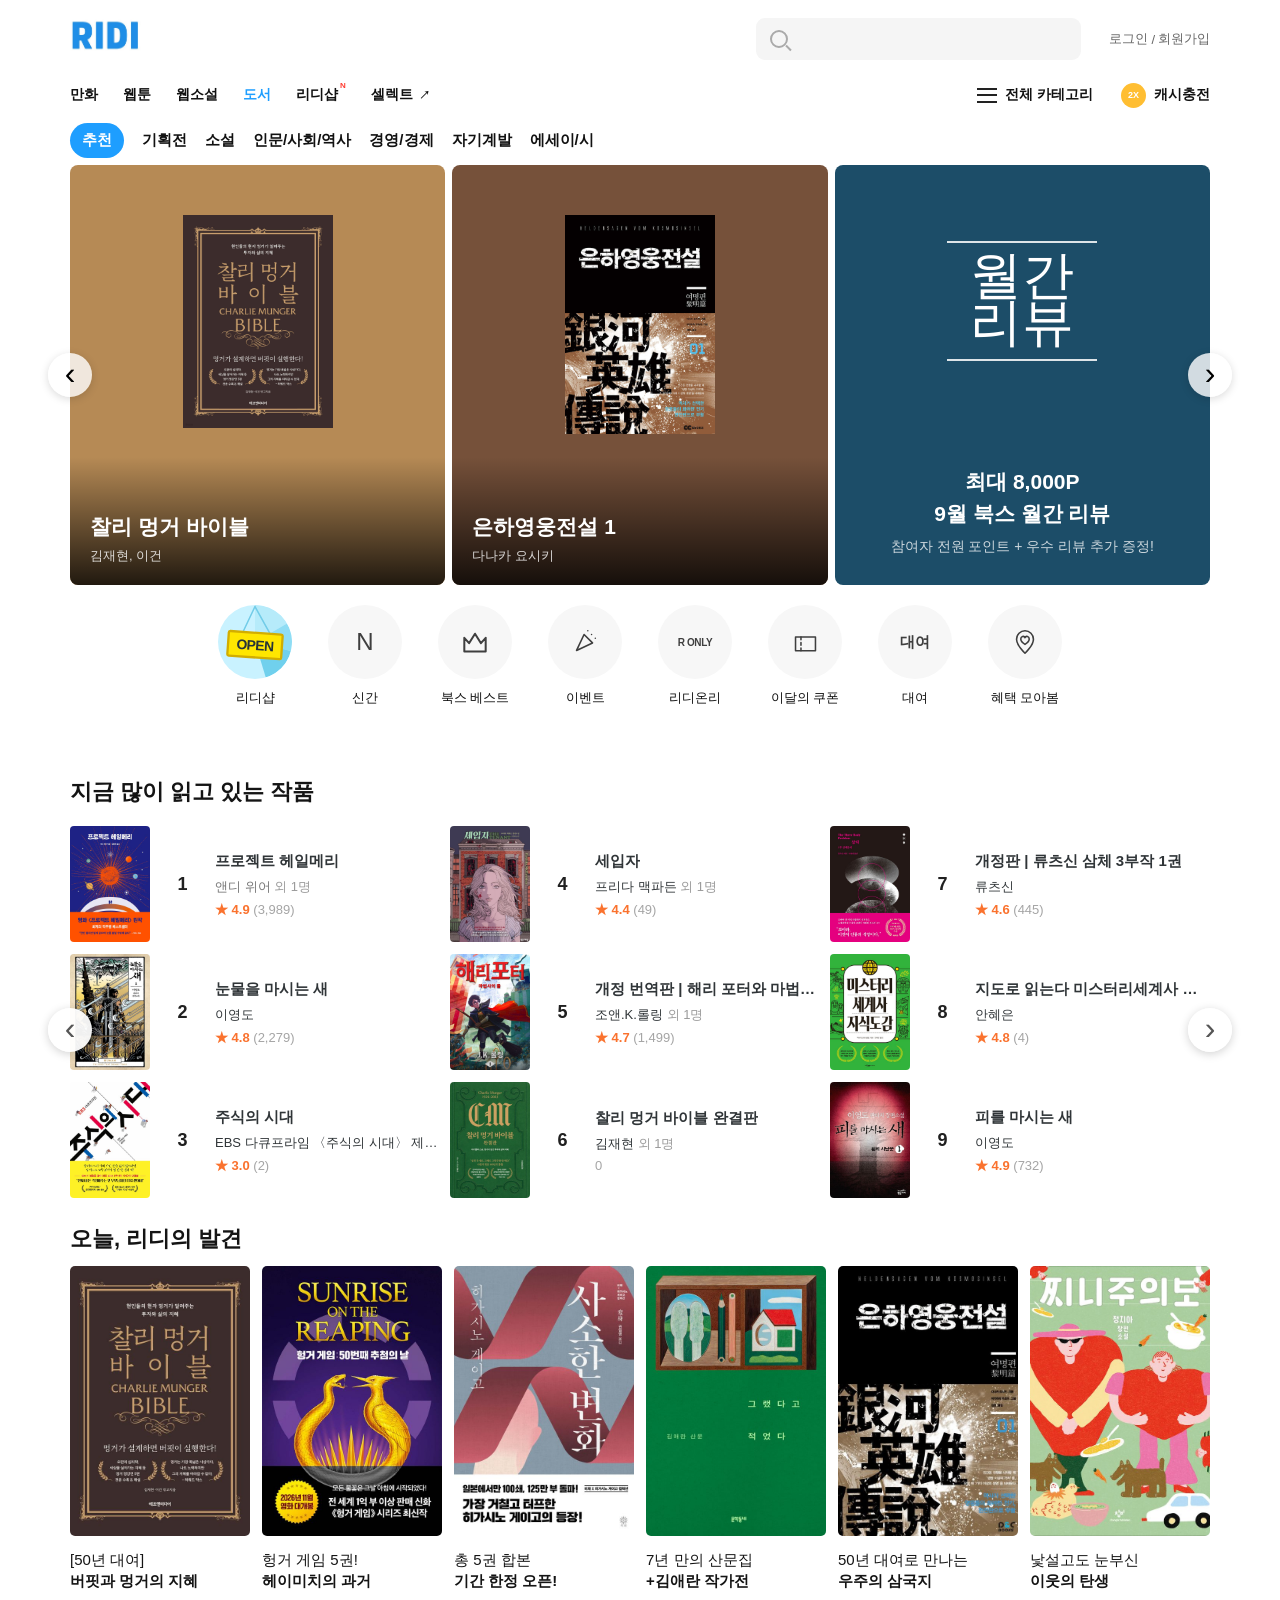
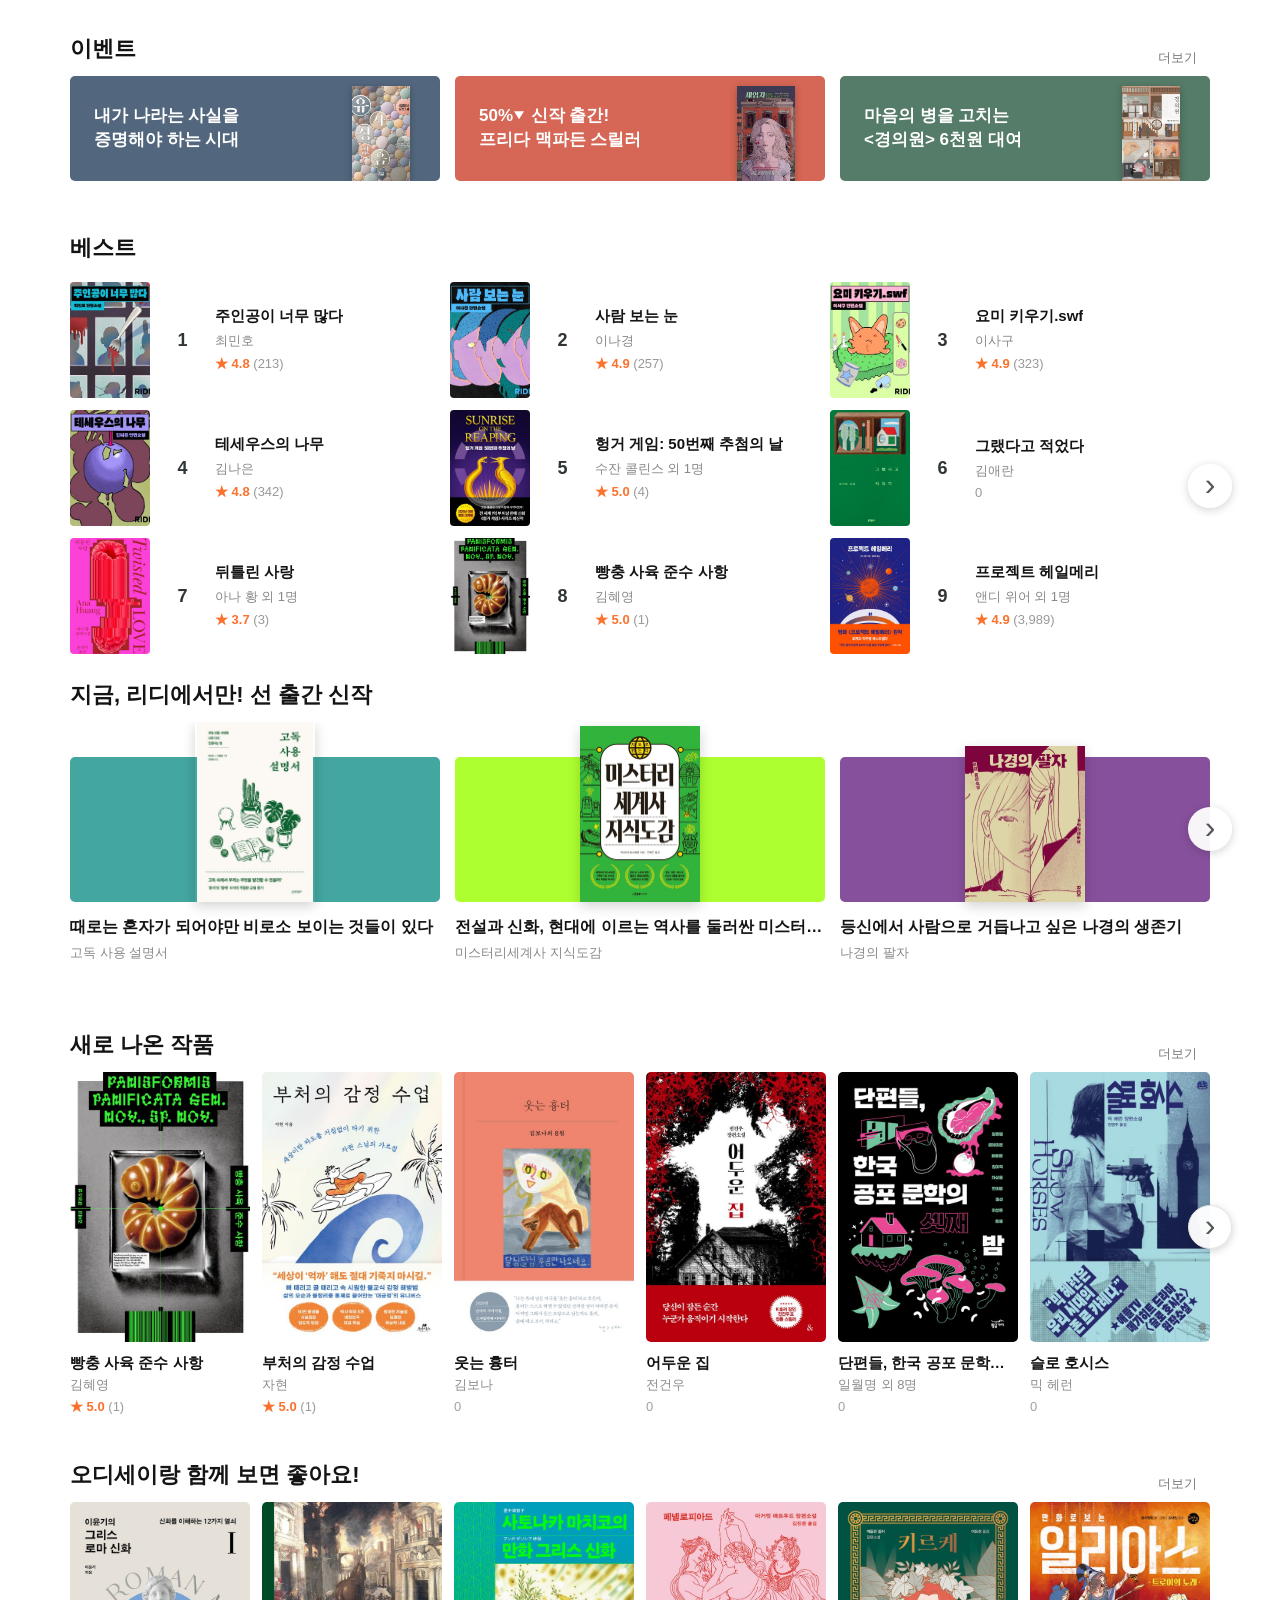
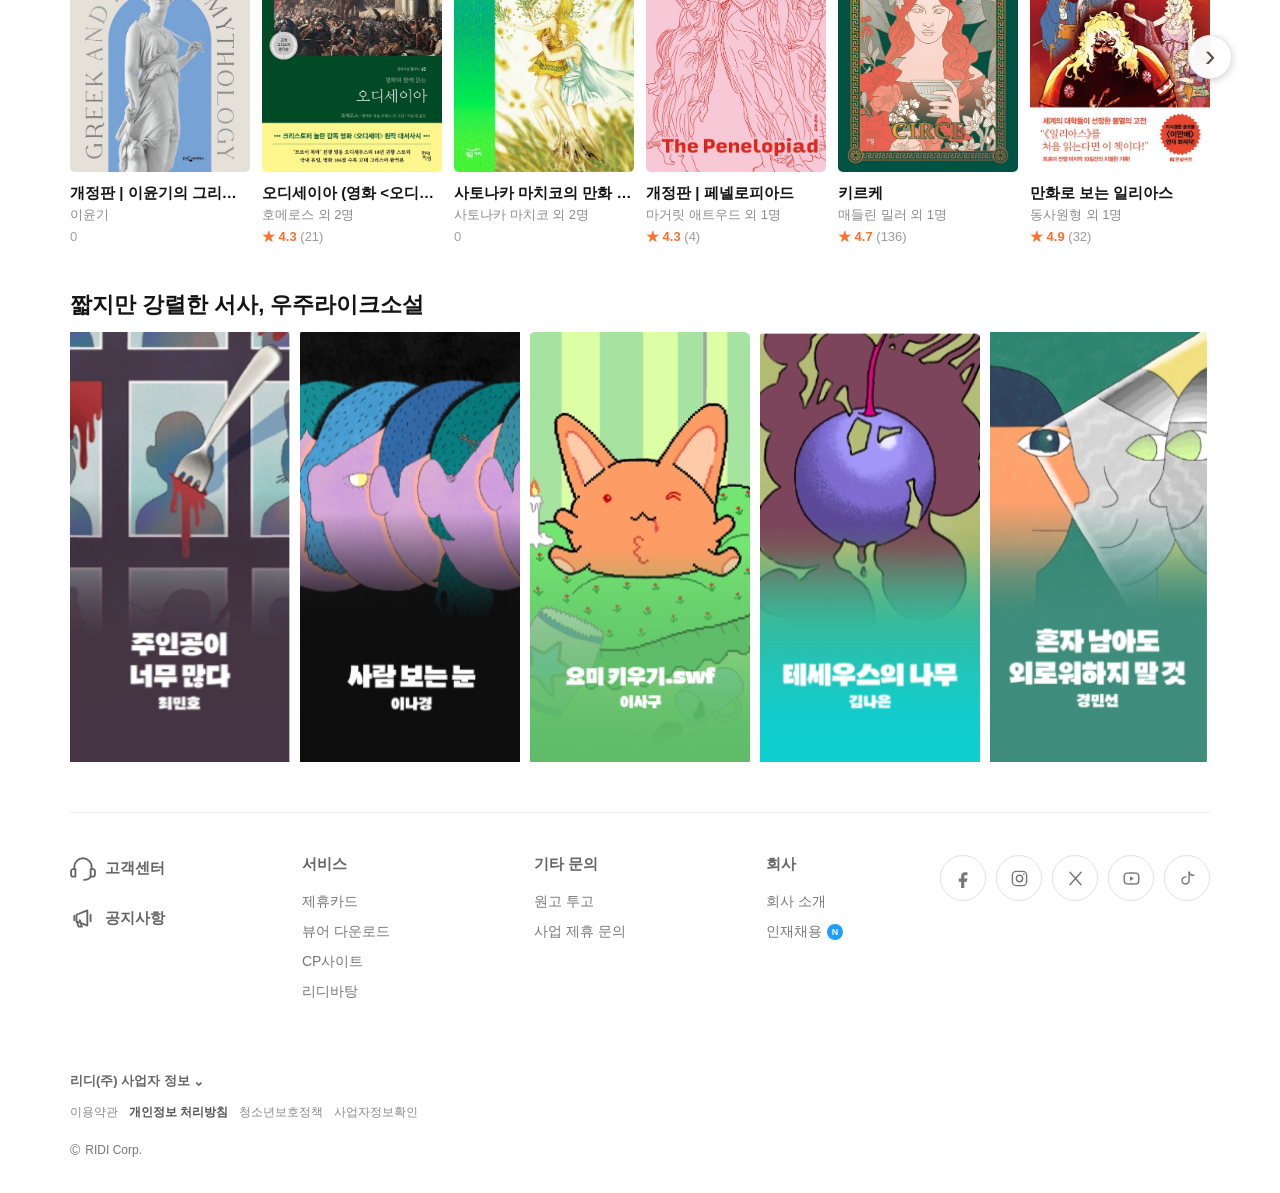
<file: index.html>
<!DOCTYPE html>
<html lang="ko">
<head>
    <meta charset="UTF-8">
    <meta name="viewport" content="width=device-width, initial-scale=1.0">
    <title>리디북스</title>
    <link rel="stylesheet" href="./css/common.css">
    <link rel="stylesheet" href="./css/main.css">
</head>

<body>

   <!-- 헤더 시작 -->
<header>

    <!-- 왼쪽 -->
    <div class="왼쪽영역">

        <a href="index.html" id="로고">
            <img src="./img/리디로고.jpg" alt="RIDI">
        </a>

        <nav id="작품장르">

            <a href="subpage_project_halemerry.html">만화</a>

            <a href="subpage_project_halemerry.html">웹툰</a>

            <a href="subpage_project_halemerry.html">웹소설</a>

            <a href="subpage_project_halemerry.html" class="현재메뉴">도서</a>

            <a href="subpage_project_halemerry.html" class="리디샵메뉴">
                리디샵
                <span class="new표시헤더">N</span>
            </a>

            <a href="subpage_project_halemerry.html">
                셀렉트
                <span class="외부링크아이콘">↗</span>
            </a>

        </nav>

    </div>


    <!-- 오른쪽 -->
    <div class="오른쪽영역">

        <!-- 검색 + 로그인 -->
        <div class="오른쪽위">

            <form id="검색">

                <button
                    type="submit"
                    class="검색버튼"
                    aria-label="검색"
                >
                    <span class="돋보기"></span>
                </button>

                <input type="text">

            </form>


            <div id="로그인">

                <a href="subpage_project_halemerry.html">로그인</a>

                <span>/</span>

                <a href="subpage_project_halemerry.html">회원가입</a>

            </div>

        </div>


        <!-- 카테고리 + 캐시충전 -->
        <div class="오른쪽아래">

            <a href="subpage_project_halemerry.html" id="전체카테고리">

                <span class="햄버거아이콘">
                    <i></i>
                    <i></i>
                    <i></i>
                </span>

                <span>전체 카테고리</span>

            </a>


            <a href="subpage_project_halemerry.html" id="캐시충전">

                <span class="캐시아이콘">2X</span>

                <span>캐시충전</span>

            </a>

        </div>

    </div>

</header>
<!-- 헤더 끝 -->


    <!-- 슬라이더 시작 -->
    <div id="slider">

        <nav id="작품상세장르">
            <a href="subpage_project_halemerry.html" class="상세장르메뉴 active">추천</a>
            <a href="subpage_project_halemerry.html" class="상세장르메뉴">기획전</a>
            <a href="subpage_project_halemerry.html" class="상세장르메뉴">소설</a>
            <a href="subpage_project_halemerry.html" class="상세장르메뉴">인문/사회/역사</a>
            <a href="subpage_project_halemerry.html" class="상세장르메뉴">경영/경제</a>
            <a href="subpage_project_halemerry.html" class="상세장르메뉴">자기계발</a>
            <a href="subpage_project_halemerry.html" class="상세장르메뉴">에세이/시</a>
        </nav>

        <!-- 왼쪽 버튼 -->
        <button class="슬라이드버튼 이전버튼" type="button">‹</button>

        <!-- 사진이 보이는 영역 -->
        <div class="사진영역">

            <!-- 실제로 움직이는 트랙 -->
            <div class="사진트랙">

                <!-- 첫 번째 2장 -->
                <div class="사진그룹">
                    <a href="subpage_project_halemerry.html" class="사진" target="_blank" rel="noopener noreferrer">
                        <img src="./img/slider1.jpg" alt="찰리 멍거 바이블 표지">
                        <span class="책정보"><strong><!-- async-book:bookText001 --></strong><small><!-- async-book:bookText002 --></small></span>
                    </a>

                    <a href="subpage_project_halemerry.html" class="사진" target="_blank" rel="noopener noreferrer">
                        <img src="./img/slider2.jpg" alt="은하영웅전설 1 표지">
                        <span class="책정보"><strong><!-- async-book:bookText003 --></strong><small><!-- async-book:bookText004 --></small></span>
                    </a>

                    <a href="subpage_project_halemerry.html" class="사진 월간리뷰카드">

                        <div class="월간리뷰제목">
                            <span>월간</span>
                            <strong>리뷰</strong>
                        </div>

                        <div class="월간리뷰내용">
                            <strong>최대 8,000P</strong>
                            <strong>9월 북스 월간 리뷰</strong>
                            <span>참여자 전원 포인트 + 우수 리뷰 추가 증정!</span>
                       </div>
                    </a>
                </div>


                <!-- 두 번째 3장 -->
                <div class="사진그룹">
                    <a href="subpage_project_halemerry.html" class="사진" target="_blank" rel="noopener noreferrer">
                        <img src="./img/slider3.jpg" alt="오만과 편견 표지">
                        <span class="책정보"><strong><!-- async-book:bookText005 --></strong><small><!-- async-book:bookText006 --></small></span>
                    </a>

                    <a href="subpage_project_halemerry.html" class="사진" target="_blank" rel="noopener noreferrer">
                        <img src="./img/slider4.jpg" alt="교토탐정 홈즈 1 표지">
                        <span class="책정보"><strong><!-- async-book:bookText007 --></strong><small><!-- async-book:bookText008 --></small></span>
                    </a>

                    <a href="subpage_project_halemerry.html" class="사진" target="_blank" rel="noopener noreferrer">
                        <img src="./img/slider5.jpg" alt="치즈 이야기 표지">
                        <span class="책정보"><strong><!-- async-book:bookText009 --></strong><small><!-- async-book:bookText010 --></small></span>
                    </a>

                </div>


                <!-- 세 번째 3장 -->
                <div class="사진그룹">
                    <a href="subpage_project_halemerry.html" class="사진" target="_blank" rel="noopener noreferrer">
                        <img src="./img/slider6.jpg" alt="더 골 표지">
                        <span class="책정보"><strong><!-- async-book:bookText011 --></strong><small><!-- async-book:bookText012 --></small></span>
                    </a>

                    <a href="subpage_project_halemerry.html" class="사진" target="_blank" rel="noopener noreferrer">
                        <img src="./img/slider7.jpg" alt="미스터리 세계사 지식도감 표지">
                        <span class="책정보"><strong><!-- async-book:bookText013 --></strong><small><!-- async-book:bookText014 --></small></span>
                    </a>

                    <a href="subpage_project_halemerry.html" class="사진" target="_blank" rel="noopener noreferrer">
                        <img src="./img/slider8.jpg" alt="다정한 위선자 표지">
                        <span class="책정보"><strong><!-- async-book:bookText015 --></strong><small><!-- async-book:bookText016 --></small></span>
                    </a>
                </div>

            </div>

        </div>

        <!-- 오른쪽 버튼 -->
        <button class="슬라이드버튼 다음버튼" type="button">›</button>

    </div>
    <!-- 슬라이더 끝 -->

    <div class="동그라미모임">

        <a href="subpage_project_halemerry.html" class="동그라미링크">
            <div class="동그라미아이콘 리디샵아이콘">
                <svg class="리디샵상점" viewBox="0 0 48 48" aria-hidden="true">
                    <path class="원분할 밝은조각" d="M24 24 24 0A24 24 0 0 1 44.8 12Z"/>
                    <path class="원분할 중간조각" d="M24 24 44.8 12A24 24 0 0 1 47.3 29.8Z"/>
                    <path class="원분할 어두운조각" d="M24 24 47.3 29.8A24 24 0 0 1 31 47Z"/>
                    <path class="간판줄" d="M24 1 15.5 19M24 1l10 18"/>
                    <g class="오픈간판그룹">
                        <rect class="오픈표지판" x="6.5" y="18" width="35" height="16" rx="1"/>
                        <text class="오픈글자" x="24" y="29.2" text-anchor="middle">OPEN</text>
                    </g>
                </svg>
            </div>
            <span class="동그라미텍스트">리디샵</span>
        </a>


        <a href="subpage_project_halemerry.html" class="동그라미링크">
            <div class="동그라미아이콘">
                <span class="신간아이콘">N</span>
            </div>
            <span class="동그라미텍스트">신간</span>
        </a>


        <a href="subpage_project_halemerry.html" class="동그라미링크">
            <div class="동그라미아이콘">
                <svg class="동그라미속아이콘 베스트아이콘" viewBox="0 0 32 32" aria-hidden="true">
                    <path d="M7 12.5 11 17l5-8 5 8 4-4.5V24H7V12.5Z"/>
                </svg>
            </div>
            <span class="동그라미텍스트">북스 베스트</span>
        </a>


        <a href="subpage_project_halemerry.html" class="동그라미링크">
            <div class="동그라미아이콘">
                <svg class="동그라미속아이콘 이벤트아이콘" viewBox="0 0 32 32" aria-hidden="true">
                    <path d="M7 25 15 8l9 9L7 25Z"/>
                    <circle cx="19" cy="4" r=".8"/>
                    <circle cx="23" cy="8" r=".8"/>
                    <circle cx="27" cy="12" r=".8"/>
                </svg>
            </div>
            <span class="동그라미텍스트">이벤트</span>
        </a>


        <a href="subpage_project_halemerry.html" class="동그라미링크">
            <div class="동그라미아이콘">
                <span class="리디온리아이콘">R ONLY</span>
            </div>
            <span class="동그라미텍스트">리디온리</span>
        </a>


        <a href="subpage_project_halemerry.html" class="동그라미링크">
            <div class="동그라미아이콘">
                <svg class="동그라미속아이콘 쿠폰아이콘" viewBox="0 0 32 32" aria-hidden="true">
                    <path d="M5 10h22v15H5z"/>
                    <path d="M11 10v3M11 16v3M11 22v3"/>
                </svg>
            </div>
            <span class="동그라미텍스트">이달의 쿠폰</span>
        </a>


        <a href="subpage_project_halemerry.html" class="동그라미링크">
            <div class="동그라미아이콘">
                <span class="대여아이콘">대여</span>
            </div>
            <span class="동그라미텍스트">대여</span>
        </a>


        <a href="subpage_project_halemerry.html" class="동그라미링크">
            <div class="동그라미아이콘">
                <svg class="동그라미속아이콘 혜택아이콘" viewBox="0 0 32 32" aria-hidden="true">
                    <path d="M16 28s9-8.2 9-15a9 9 0 0 0-18 0c0 6.8 9 15 9 15Z"/>
                    <path d="M16 18.5s-4.5-2.7-4.5-5.7c0-2.8 3.5-3.8 4.5-1.5 1-2.3 4.5-1.3 4.5 1.5 0 3-4.5 5.7-4.5 5.7Z"/>
                </svg>
            </div>
            <span class="동그라미텍스트">혜택 모아봄</span>
        </a>

    </div>


    <!-- 지금 많이 읽고 있는 작품 -->
     <section class="유사한구조 많이읽는작품">
        <h2 class="제목1">지금 많이 읽고 있는 작품</h2>
        <button class="순위이동버튼 순위이전버튼" type="button" aria-label="이전 순위 보기" hidden>‹</button>
        <div class="순위뷰포트">
        <div class="순위트랙">
        <div class="목록영역1 순위페이지">
            <div class="작품박스1">
                <a href="./subpage_project_halemerry.html" class="작품이미지1"><img src="./img/ranking10.jpg" alt="프로젝트 헤일메리 표지"></a>
                <div class="작품번호1">1</div>
                <div class="작품정보1"><a class="작품제목1" href="./subpage_project_halemerry.html"><!-- async-book:bookText017 --></a><span class="작품작가1"><!-- async-book:bookText018 --> <span><!-- async-book:bookText019 --></span></span><span class="작품평점1"><!-- async-book:bookText020 --> <em><!-- async-book:bookText021 --></em></span></div>
            </div>

            <div class="작품박스1">
                <a href="subpage_project_halemerry.html" class="작품이미지1"><img src="./img/ranking4.jpg" alt="세입자 표지"></a>
                <div class="작품번호1">4</div>
                <div class="작품정보1"><a class="작품제목1" href="#"><!-- async-book:bookText022 --></a><a class="작품작가1" href="#"><!-- async-book:bookText023 --> <span><!-- async-book:bookText024 --></span></a><span class="작품평점1"><!-- async-book:bookText025 --> <em><!-- async-book:bookText026 --></em></span></div>
            </div>

            <div class="작품박스1">
                <a href="subpage_project_halemerry.html" class="작품이미지1"><img src="./img/ranking7.jpg" alt="류츠신 삼체 3부작 1권 표지"></a>
                <div class="작품번호1">7</div>
                <div class="작품정보1"><a class="작품제목1" href="#"><!-- async-book:bookText027 --></a><a class="작품작가1" href="#"><!-- async-book:bookText028 --></a><span class="작품평점1"><!-- async-book:bookText029 --> <em><!-- async-book:bookText030 --></em></span></div>
            </div>

            <div class="작품박스1">
                <a href="subpage_project_halemerry.htmsubpage_project_halemerry.htmsubpage_project_halemerry.html" class="작품이미지1"><img src="./img/ranking2.jpg" alt="눈물을 마시는 새 표지"></a>
                <div class="작품번호1">2</div>
                <div class="작품정보1"><a class="작품제목1" href="#"><!-- async-book:bookText031 --></a><a class="작품작가1" href="#"><!-- async-book:bookText032 --></a><span class="작품평점1"><!-- async-book:bookText033 --> <em><!-- async-book:bookText034 --></em></span></div>
            </div>

            <div class="작품박스1">
                <a href="subpage_project_halemerry.html" class="작품이미지1"><img src="./img/ranking5.jpg" alt="해리 포터와 마법사의 돌 표지"></a>
                <div class="작품번호1">5</div>
                <div class="작품정보1"><a class="작품제목1" href="#"><!-- async-book:bookText035 --></a><a class="작품작가1" href="#"><!-- async-book:bookText036 --> <span><!-- async-book:bookText037 --></span></a><span class="작품평점1"><!-- async-book:bookText038 --> <em><!-- async-book:bookText039 --></em></span></div>
            </div>

            <div class="작품박스1">
                <a href="subpage_project_halemerry.html" class="작품이미지1"><img src="./img/ranking8.jpg" alt="지도로 읽는다 미스터리세계사 지식도감 표지"></a>
                <div class="작품번호1">8</div>
                <div class="작품정보1"><a class="작품제목1" href="#"><!-- async-book:bookText040 --></a><a class="작품작가1" href="#"><!-- async-book:bookText041 --></a><span class="작품평점1"><!-- async-book:bookText042 --> <em><!-- async-book:bookText043 --></em></span></div>
            </div>

            <div class="작품박스1">
                <a href="subpage_project_halemerry.html" class="작품이미지1"><img src="./img/ranking3.jpg" alt="주식의 시대 표지"></a>
                <div class="작품번호1">3</div>
                <div class="작품정보1"><a class="작품제목1" href="#"><!-- async-book:bookText044 --></a><a class="작품작가1" href="subpage_project_halemerry.html"><!-- async-book:bookText045 --></a><span class="작품평점1"><!-- async-book:bookText046 --> <em><!-- async-book:bookText047 --></em></span></div>
            </div>

            <div class="작품박스1">
                <a href="subpage_project_halemerry.html" class="작품이미지1"><img src="./img/ranking6.jpg" alt="찰리 멍거 바이블 완결판 표지"></a>
                <div class="작품번호1">6</div>
                <div class="작품정보1"><a class="작품제목1" href="subpage_project_halemerry.html"><!-- async-book:bookText048 --></a><a class="작품작가1" href="subpage_project_halemerry.html"><!-- async-book:bookText049 --> <span><!-- async-book:bookText050 --></span></a><span class="작품평점1 평점없음"><!-- async-book:bookText051 --></span></div>
            </div>

            <div class="작품박스1">
                <a href="subpage_project_halemerry.html" class="작품이미지1"><img src="./img/ranking9.jpg" alt="피를 마시는 새 표지"></a>
                <div class="작품번호1">9</div>
                <div class="작품정보1"><a class="작품제목1" href="subpage_project_halemerry.html"><!-- async-book:bookText052 --></a><a class="작품작가1" href="subpage_project_halemerry.html"><!-- async-book:bookText053 --></a><span class="작품평점1"><!-- async-book:bookText054 --> <em><!-- async-book:bookText055 --></em></span></div>
            </div>
        </div>
        <div class="목록영역1 순위페이지">
            <div class="작품박스1">
                <a href="subpage_project_halemerry.html" class="작품이미지1"><img src="./img/ranking1.jpg" alt="마성의 아이 표지"></a>
                <div class="작품번호1">10</div>
                <div class="작품정보1"><a class="작품제목1" href="subpage_project_halemerry.html"><!-- async-book:bookText056 --></a><a class="작품작가1" href="subpage_project_halemerry.html"><!-- async-book:bookText057 --> <span><!-- async-book:bookText058 --></span></a><span class="작품평점1"><!-- async-book:bookText059 --> <em><!-- async-book:bookText060 --></em></span></div>
            </div>
            <div class="작품박스1">
                <a href="subpage_project_halemerry.html" class="작품이미지1"><img src="./img/ranking13.jpg" alt="셜록 홈즈 전집 통합본 표지"></a>
                <div class="작품번호1">13</div>
                <div class="작품정보1"><a class="작품제목1" href="#"><!-- async-book:bookText061 --></a><span class="작품작가1"><!-- async-book:bookText062 --> <span><!-- async-book:bookText063 --></span></span><span class="작품평점1"><!-- async-book:bookText064 --> <em><!-- async-book:bookText065 --></em></span></div>
            </div>
            <div class="작품박스1">
                <a href="subpage_project_halemerry.html" class="작품이미지1"><img src="./img/ranking16.jpg" alt="당신은 더 잘 쓰게 된다 표지"></a>
                <div class="작품번호1">16</div>
                <div class="작품정보1"><a class="작품제목1" href="subpage_project_halemerry.html"><!-- async-book:bookText066 --></a><span class="작품작가1"><!-- async-book:bookText067 --></span><span class="작품평점1 평점없음"><!-- async-book:bookText068 --></span></div>
            </div>
            <div class="작품박스1">
                <a href="subpage_project_halemerry.html" class="작품이미지1"><img src="./img/ranking11.jpg" alt="일상 질문 사전 표지"></a>
                <div class="작품번호1">11</div>
                <div class="작품정보1"><a class="작품제목1" href="subpage_project_halemerry.html"><!-- async-book:bookText069 --></a><span class="작품작가1"><!-- async-book:bookText070 --></span><span class="작품평점1"><!-- async-book:bookText071 --> <em><!-- async-book:bookText072 --></em></span></div>
            </div>
            <div class="작품박스1">
                <a href="subpage_project_halemerry.html" class="작품이미지1"><img src="./img/ranking14.jpg" alt="드래곤 라자 표지"></a>
                <div class="작품번호1">14</div>
                <div class="작품정보1"><a class="작품제목1" href="subpage_project_halemerry.html"><!-- async-book:bookText073 --></a><span class="작품작가1"><!-- async-book:bookText074 --></span><span class="작품평점1"><!-- async-book:bookText075 --> <em><!-- async-book:bookText076 --></em></span></div>
            </div>
            <div class="작품박스1">
                <a href="subpage_project_halemerry.html" class="작품이미지1"><img src="./img/ranking17.jpg" alt="사피엔스 표지"></a>
                <div class="작품번호1">17</div>
                <div class="작품정보1"><a class="작품제목1" href="subpage_project_halemerry.html"><!-- async-book:bookText077 --></a><span class="작품작가1"><!-- async-book:bookText078 --> <span><!-- async-book:bookText079 --></span></span><span class="작품평점1"><!-- async-book:bookText080 --> <em><!-- async-book:bookText081 --></em></span></div>
            </div>
            <div class="작품박스1">
                <a href="subpage_project_halemerry.html" class="작품이미지1"><img src="./img/ranking12.jpg" alt="주인공이 너무 많다 표지"></a>
                <div class="작품번호1">12</div>
                <div class="작품정보1"><a class="작품제목1" href="subpage_project_halemerry.html"><!-- async-book:bookText082 --></a><span class="작품작가1"><!-- async-book:bookText083 --></span><span class="작품평점1"><!-- async-book:bookText084 --> <em><!-- async-book:bookText085 --></em></span></div>
            </div>
            <div class="작품박스1">
                <a href="subpage_project_halemerry.html" class="작품이미지1"><img src="./img/ranking15.jpg" alt="그늘의 계절 표지"></a>
                <div class="작품번호1">15</div>
                <div class="작품정보1"><a class="작품제목1" href="subpage_project_halemerry.html"><!-- async-book:bookText086 --></a><span class="작품작가1"><!-- async-book:bookText087 --> <span><!-- async-book:bookText088 --></span></span><span class="작품평점1"><!-- async-book:bookText089 --> <em><!-- async-book:bookText090 --></em></span></div>
            </div>
            <div class="작품박스1">
                <a href="subpage_project_halemerry.html" class="작품이미지1"><img src="./img/ranking18.jpg" alt="윗집 부부 표지"></a>
                <div class="작품번호1">18</div>
                <div class="작품정보1"><a class="작품제목1" href="subpage_project_halemerry.html"><!-- async-book:bookText091 --></a><span class="작품작가1"><!-- async-book:bookText092 --></span><span class="작품평점1"><!-- async-book:bookText093 --> <em><!-- async-book:bookText094 --></em></span></div>
            </div>
        </div>
        </div>
        </div>
        <button class="순위이동버튼 순위다음버튼" type="button" aria-label="다음 순위 보기">›</button>
    </section>
<!-- 3번 끝 -->


    <!-- 오늘, 리디의 발견 -->
    <section class="똑같은구조 오늘리디발견">
        <div class="제목2">
            <h2 class="제목">오늘, 리디의 발견</h2>
        </div>

        <div class="작품목록2">
            <div class="작품카드2">
                <a href="subpage_project_halemerry.html" class="작품이미지2"><img src="./img/discovery1.jpg" alt="찰리 멍거 바이블 표지"></a>
                <a href="subpage_project_halemerry.htmsubpage_project_halemerry.html" class="작품정보2"><span><!-- async-book:bookText095 --></span><strong><!-- async-book:bookText096 --></strong></a>
            </div>

            <div class="작품카드2">
                <a href="subpage_project_halemerry.htmsubpage_project_halemerry.html" class="작품이미지2"><img src="./img/discovery2.jpg" alt="헝거 게임 50번째 추첨의 날 표지"></a>
                <a href="subpage_project_halemerry.htmsubpage_project_halemerry.html" class="작품정보2"><span><!-- async-book:bookText097 --></span><strong><!-- async-book:bookText098 --></strong></a>
            </div>

            <div class="작품카드2">
                <a href="subpage_project_halemerry.htmsubpage_project_halemerry.html" class="작품이미지2"><img src="./img/discovery3.jpg" alt="비채 X 히가시노 게이고 컬렉션 표지"></a>
                <a href="subpage_project_halemerry.htmsubpage_project_halemerry.html" class="작품정보2"><span><!-- async-book:bookText099 --></span><strong><!-- async-book:bookText100 --></strong></a>
            </div>

            <div class="작품카드2">
                <a href="subpage_project_halemerry.htmsubpage_project_halemerry.html" class="작품이미지2"><img src="./img/discovery4.jpg" alt="그랬다고 적었다 표지"></a>
                <a href="subpage_project_halemerry.htmsubpage_project_halemerry.html" class="작품정보2"><span><!-- async-book:bookText101 --></span><strong><!-- async-book:bookText102 --></strong></a>
            </div>

            <div class="작품카드2">
                <a href="subpage_project_halemerry.htmsubpage_project_halemerry.html" class="작품이미지2"><img src="./img/discovery5.jpg" alt="은하영웅전설 세트 표지"></a>
                <a href="subpage_project_halemerry.htmsubpage_project_halemerry.html" class="작품정보2"><span><!-- async-book:bookText103 --></span><strong><!-- async-book:bookText104 --></strong></a>
            </div>

            <div class="작품카드2">
                <a href="subpage_project_halemerry.htmsubpage_project_halemerry.html" class="작품이미지2"><img src="./img/discovery6.jpg" alt="찌니주의보 표지"></a>
                <a href="subpage_project_halemerry.htmsubpage_project_halemerry.html" class="작품정보2"><span><!-- async-book:bookText105 --></span><strong><!-- async-book:bookText106 --></strong></a>
            </div>
        </div>
    </section>

    <!-- 이벤트 -->
    <section class="비슷한구조 이벤트섹션">
        <div class="제목2"><h2 class="제목">이벤트</h2></div>
        <a href="subpage_project_halemerry.htmsubpage_project_halemerry.html" class="더보기">더보기</a>
        <div class="비슷한구조사진">
            <a href="subpage_project_halemerry.htmsubpage_project_halemerry.html" class="이벤트카드 이벤트카드1">
                <strong class="이벤트문구">내가 나라는 사실을<br>증명해야 하는 시대</strong>
                <img src="./img/event1.jpg" alt="유사성 없음 표지">
            </a>
            <a href="subpage_project_halemerry.htmsubpage_project_halemerry.html" class="이벤트카드 이벤트카드2">
                <strong class="이벤트문구"><span class="할인문구">50%<i class="할인삼각형"></i></span> 신작 출간!<br>프리다 맥파든 스릴러</strong>
                <img src="./img/event2.jpg" alt="세입자 표지">
            </a>
            <a href="subpage_project_halemerry.htmsubpage_project_halemerry.html" class="이벤트카드 이벤트카드3">
                <strong class="이벤트문구">마음의 병을 고치는<br>&lt;경의원&gt; 6천원 대여</strong>
                <img src="./img/event3.jpg" alt="경의원 표지">
            </a>
        </div>
    </section>

<!-- 6번 -->

    <section class="유사한구조 베스트작품">
        <h2 class="제목1">베스트</h2>
        <button class="베스트이동버튼 베스트이전버튼" type="button" aria-label="이전 베스트 보기" hidden>‹</button>
        <div class="베스트뷰포트"><div class="베스트트랙">
            <div class="목록영역1 베스트페이지">
                <div class="작품박스1"><a href="subpage_project_halemerry.htmsubpage_project_halemerry.html" class="작품이미지1"><img src="./img/best1.jpg" alt="주인공이 너무 많다 표지"></a><div class="작품번호1">1</div><a href="subpage_project_halemerry.htmsubpage_project_halemerry.html" class="작품정보1"><strong class="작품제목1"><!-- async-book:bookText107 --></strong><span class="작품작가1"><!-- async-book:bookText108 --></span><span class="작품평점1"><!-- async-book:bookText109 --> <em><!-- async-book:bookText110 --></em></span></a></div>
                <div class="작품박스1"><a href="subpage_project_halemerry.htmsubpage_project_halemerry.html" class="작품이미지1"><img src="./img/best2.jpg" alt="사람 보는 눈 표지"></a><div class="작품번호1">2</div><a href="subpage_project_halemerry.htmsubpage_project_halemerry.html" class="작품정보1"><strong class="작품제목1"><!-- async-book:bookText111 --></strong><span class="작품작가1"><!-- async-book:bookText112 --></span><span class="작품평점1"><!-- async-book:bookText113 --> <em><!-- async-book:bookText114 --></em></span></a></div>
                <div class="작품박스1"><a href="subpage_project_halemerry.htmsubpage_project_halemerry.html" class="작품이미지1"><img src="./img/best3.jpg" alt="요미 키우기 표지"></a><div class="작품번호1">3</div><a href="subpage_project_halemerry.htmsubpage_project_halemerry.html" class="작품정보1"><strong class="작품제목1"><!-- async-book:bookText115 --></strong><span class="작품작가1"><!-- async-book:bookText116 --></span><span class="작품평점1"><!-- async-book:bookText117 --> <em><!-- async-book:bookText118 --></em></span></a></div>
                <div class="작품박스1"><a href="subpage_project_halemerry.htmsubpage_project_halemerry.html" class="작품이미지1"><img src="./img/best4.jpg" alt="테세우스의 나무 표지"></a><div class="작품번호1">4</div><a href="subpage_project_halemerry.htmsubpage_project_halemerry.html" class="작품정보1"><strong class="작품제목1"><!-- async-book:bookText119 --></strong><span class="작품작가1"><!-- async-book:bookText120 --></span><span class="작품평점1"><!-- async-book:bookText121 --> <em><!-- async-book:bookText122 --></em></span></a></div>
                <div class="작품박스1"><a href="subpage_project_halemerry.htmsubpage_project_halemerry.html" class="작품이미지1"><img src="./img/best5.jpg" alt="헝거 게임 50번째 추첨의 날 표지"></a><div class="작품번호1">5</div><a href="subpage_project_halemerry.htmsubpage_project_halemerry.html" class="작품정보1"><strong class="작품제목1"><!-- async-book:bookText123 --></strong><span class="작품작가1"><!-- async-book:bookText124 --></span><span class="작품평점1"><!-- async-book:bookText125 --> <em><!-- async-book:bookText126 --></em></span></a></div>
                <div class="작품박스1"><a href="subpage_project_halemerry.htmsubpage_project_halemerry.html" class="작품이미지1"><img src="./img/best6.jpg" alt="그랬다고 적었다 표지"></a><div class="작품번호1">6</div><a href="#" class="작품정보1"><strong class="작품제목1"><!-- async-book:bookText127 --></strong><span class="작품작가1"><!-- async-book:bookText128 --></span><span class="작품평점1 작품평점없음"><!-- async-book:bookText129 --></span></a></div>
                <div class="작품박스1"><a href="subpage_project_halemerry.htmsubpage_project_halemerry.html" class="작품이미지1"><img src="./img/best7.jpg" alt="뒤틀린 사랑 표지"></a><div class="작품번호1">7</div><a href="#" class="작품정보1"><strong class="작품제목1"><!-- async-book:bookText130 --></strong><span class="작품작가1"><!-- async-book:bookText131 --></span><span class="작품평점1"><!-- async-book:bookText132 --> <em><!-- async-book:bookText133 --></em></span></a></div>
                <div class="작품박스1"><a href="subpage_project_halemerry.htmsubpage_project_halemerry.html" class="작품이미지1"><img src="./img/best8.jpg" alt="빵충 사육 준수 사항 표지"></a><div class="작품번호1">8</div><a href="subpage_project_halemerry.htmsubpage_project_halemerry.html" class="작품정보1"><strong class="작품제목1"><!-- async-book:bookText134 --></strong><span class="작품작가1"><!-- async-book:bookText135 --></span><span class="작품평점1"><!-- async-book:bookText136 --> <em><!-- async-book:bookText137 --></em></span></a></div>
                <div class="작품박스1"><a href="subpage_project_halemerry.htmsubpage_project_halemerry.html" class="작품이미지1"><img src="./img/best9.jpg" alt="프로젝트 헤일메리 표지"></a><div class="작품번호1">9</div><a href="subpage_project_halemerry.htmsubpage_project_halemerry.html" class="작품정보1"><strong class="작품제목1"><!-- async-book:bookText138 --></strong><span class="작품작가1"><!-- async-book:bookText139 --></span><span class="작품평점1"><!-- async-book:bookText140 --> <em><!-- async-book:bookText141 --></em></span></a></div>
            </div>
            <div class="목록영역1 베스트페이지">
                <div class="작품박스1"><a href="subpage_project_halemerry.htmsubpage_project_halemerry.html" class="작품이미지1"><img src="./img/best10.jpg" alt="경의원 표지"></a><div class="작품번호1">10</div><a href="subpage_project_halemerry.htmsubpage_project_halemerry.html" class="작품정보1"><strong class="작품제목1"><!-- async-book:bookText142 --></strong><span class="작품작가1"><!-- async-book:bookText143 --></span><span class="작품평점1"><!-- async-book:bookText144 --> <em><!-- async-book:bookText145 --></em></span></a></div>
                <div class="작품박스1"><a href="subpage_project_halemerry.htmsubpage_project_halemerry.html" class="작품이미지1"><img src="./img/best11.jpg" alt="어떻게 살아낼 것인가 표지"></a><div class="작품번호1">11</div><a href="subpage_project_halemerry.htmsubpage_project_halemerry.html" class="작품정보1"><strong class="작품제목1"><!-- async-book:bookText146 --></strong><span class="작품작가1"><!-- async-book:bookText147 --></span><span class="작품평점1 작품평점없음"><!-- async-book:bookText148 --></span></a></div>
                <div class="작품박스1"><a href="subpage_project_halemerry.htmsubpage_project_halemerry.html" class="작품이미지1"><img src="./img/best12.jpg" alt="찌니주의보 표지"></a><div class="작품번호1">12</div><a href="#" class="작품정보1"><strong class="작품제목1"><!-- async-book:bookText149 --></strong><span class="작품작가1"><!-- async-book:bookText150 --></span><span class="작품평점1"><!-- async-book:bookText151 --> <em><!-- async-book:bookText152 --></em></span></a></div>
                <div class="작품박스1"><a href="subpage_project_halemerry.htmsubpage_project_halemerry.html" class="작품이미지1"><img src="./img/best13.jpg" alt="오디세이아 표지"></a><div class="작품번호1">13</div><a href="subpage_project_halemerry.htmsubpage_project_halemerry.html" class="작품정보1"><strong class="작품제목1"><!-- async-book:bookText153 --></strong><span class="작품작가1"><!-- async-book:bookText154 --></span><span class="작품평점1"><!-- async-book:bookText155 --> <em><!-- async-book:bookText156 --></em></span></a></div>
                <div class="작품박스1"><a href="subpage_project_halemerry.htmsubpage_project_halemerry.html" class="작품이미지1"><img src="./img/best14.jpg" alt="용의자 X의 헌신 표지"></a><div class="작품번호1">14</div><a href="subpage_project_halemerry.htmsubpage_project_halemerry.html" class="작품정보1"><strong class="작품제목1"><!-- async-book:bookText157 --></strong><span class="작품작가1"><!-- async-book:bookText158 --></span><span class="작품평점1"><!-- async-book:bookText159 --> <em><!-- async-book:bookText160 --></em></span></a></div>
                <div class="작품박스1"><a href="subpage_project_halemerry.htmsubpage_project_halemerry.html" class="작품이미지1"><img src="./img/best15.jpg" alt="싯다르타 표지"></a><div class="작품번호1">15</div><a href="subpage_project_halemerry.htmsubpage_project_halemerry.html" class="작품정보1"><strong class="작품제목1"><!-- async-book:bookText161 --></strong><span class="작품작가1"><!-- async-book:bookText162 --></span><span class="작품평점1"><!-- async-book:bookText163 --> <em><!-- async-book:bookText164 --></em></span></a></div>
                <div class="작품박스1"><a href="subpage_project_halemerry.htmsubpage_project_halemerry.html" class="작품이미지1"><img src="./img/best16.jpg" alt="주와 연 표지"></a><div class="작품번호1">16</div><a href="subpage_project_halemerry.htmsubpage_project_halemerry.html" class="작품정보1"><strong class="작품제목1"><!-- async-book:bookText165 --></strong><span class="작품작가1"><!-- async-book:bookText166 --></span><span class="작품평점1"><!-- async-book:bookText167 --> <em><!-- async-book:bookText168 --></em></span></a></div>
                <div class="작품박스1"><a href="subpage_project_halemerry.htmsubpage_project_halemerry.html" class="작품이미지1"><img src="./img/best17.jpg" alt="은하영웅전설 표지"></a><div class="작품번호1">17</div><a href="subpage_project_halemerry.htmsubpage_project_halemerry.html" class="작품정보1"><strong class="작품제목1"><!-- async-book:bookText169 --></strong><span class="작품작가1"><!-- async-book:bookText170 --></span><span class="작품평점1"><!-- async-book:bookText171 --> <em><!-- async-book:bookText172 --></em></span></a></div>
                <div class="작품박스1"><a href="subpage_project_halemerry.htmsubpage_project_halemerry.html" class="작품이미지1"><img src="./img/best18.jpg" alt="노무현 평전 표지"></a><div class="작품번호1">18</div><a href="#" class="작품정보1"><strong class="작품제목1"><!-- async-book:bookText173 --></strong><span class="작품작가1"><!-- async-book:bookText174 --></span><span class="작품평점1 작품평점없음"><!-- async-book:bookText175 --></span></a></div>
            </div>
        </div></div>
        <button class="베스트이동버튼 베스트다음버튼" type="button" aria-label="다음 베스트 보기">›</button>
    </section>

    <section class="비슷한구조 선출간신작">
        <div class="제목2">
            <h2 class="제목">지금, 리디에서만! 선 출간 신작</h2>
        </div>

        <button class="선출간이동버튼 선출간이전버튼" type="button" aria-label="이전 선 출간 신작 보기" hidden>‹</button>
        <div class="선출간뷰포트">
            <div class="선출간트랙">
                <a href="subpage_project_halemerry.htmsubpage_project_halemerry.html" class="선출간카드">
                    <div class="선출간이미지영역 선출간색1">
                        <img src="./img/exclusive1.jpg" alt="고독 사용 설명서 표지">
                    </div>
                    <strong class="선출간설명"><!-- async-book:bookText176 --></strong>
                    <span class="선출간제목"><!-- async-book:bookText177 --></span>
                </a>
                <a href="subpage_project_halemerry.htmsubpage_project_halemerry.html" class="선출간카드">
                    <div class="선출간이미지영역 선출간색2">
                        <img src="./img/exclusive2.jpg" alt="미스터리세계사 지식도감 표지">
                    </div>
                    <strong class="선출간설명"><!-- async-book:bookText178 --></strong>
                    <span class="선출간제목"><!-- async-book:bookText179 --></span>
                </a>
                <a href="subpage_project_halemerry.htmsubpage_project_halemerry.html" class="선출간카드">
                    <div class="선출간이미지영역 선출간색3">
                        <img src="./img/exclusive3.jpg" alt="나경의 팔자 표지">
                    </div>
                    <strong class="선출간설명"><!-- async-book:bookText180 --></strong>
                    <span class="선출간제목"><!-- async-book:bookText181 --></span>
                </a>
                <a href="subpage_project_halemerry.htmsubpage_project_halemerry.html" class="선출간카드">
                    <div class="선출간이미지영역 선출간색4">
                        <img src="./img/exclusive4.jpg" alt="새벽의 의뢰인 표지">
                    </div>
                    <strong class="선출간설명"><!-- async-book:bookText182 --></strong>
                    <span class="선출간제목"><!-- async-book:bookText183 --></span>
                </a>
                <a href="subpage_project_halemerry.htmsubpage_project_halemerry.html" class="선출간카드">
                    <div class="선출간이미지영역 선출간색5">
                        <img src="./img/exclusive5.jpg" alt="전환기관 표지">
                    </div>
                    <strong class="선출간설명"><!-- async-book:bookText184 --></strong>
                    <span class="선출간제목"><!-- async-book:bookText185 --></span>
                </a>
            </div>
        </div>
        <button class="선출간이동버튼 선출간다음버튼" type="button" aria-label="다음 선 출간 신작 보기">›</button>
    </section>





    <!-- 새로 나온 작품 -->
    <section class="똑같은구조 새로나온작품">
        <div class="제목2">
            <h2 class="제목">새로 나온 작품</h2>
        </div>
        <a href="subpage_project_halemerry.htmsubpage_project_halemerry.html" class="더보기">더보기</a>
        <button class="신작이동버튼 신작이전버튼" type="button" aria-label="이전 신작 보기" hidden>‹</button>
        <div class="신작뷰포트">
            <div class="신작트랙">
                <div class="작품목록2 신작페이지">
                    <div class="작품카드2">
                        <a href="subpage_project_halemerry.htmsubpage_project_halemerry.html" class="작품이미지2">
                            <img src="./img/new1.jpg" alt="빵충 사육 준수 사항 표지">
                        </a>
                        <div class="작품정보2">
                            <a class="신작제목" href="subpage_project_halemerry.htmsubpage_project_halemerry.html"><!-- async-book:bookText186 --></a>
                            <span class="신작작가"><!-- async-book:bookText187 --></span>
                            <span class="신작평점"><!-- async-book:bookText188 --> <em><!-- async-book:bookText189 --></em></span>
                        </div>
                    </div>

                    <div class="작품카드2">
                        <a href="subpage_project_halemerry.htmsubpage_project_halemerry.html" class="작품이미지2">
                            <img src="./img/new2.jpg" alt="부처의 감정 수업 표지">
                        </a>
                        <div class="작품정보2">
                            <a class="신작제목" href="subpage_project_halemerry.html"><!-- async-book:bookText190 --></a>
                            <span class="신작작가"><!-- async-book:bookText191 --></span>
                            <span class="신작평점"><!-- async-book:bookText192 --> <em><!-- async-book:bookText193 --></em></span>
                        </div>
                    </div>

                    <div class="작품카드2">
                        <a href="subpage_project_halemerry.html" class="작품이미지2">
                            <img src="./img/new3.jpg" alt="웃는 흉터 표지">
                        </a>
                        <div class="작품정보2">
                            <a class="신작제목" href="subpage_project_halemerry.html"><!-- async-book:bookText194 --></a>
                            <span class="신작작가"><!-- async-book:bookText195 --></span>
                            <span class="신작평점 신작평점없음"><!-- async-book:bookText196 --></span>
                        </div>
                    </div>

                    <div class="작품카드2">
                        <a href="subpage_project_halemerry.html" class="작품이미지2">
                            <img src="./img/new4.jpg" alt="어두운 집 표지">
                        </a>
                        <div class="작품정보2">
                            <a class="신작제목" href="subpage_project_halemerry.html"><!-- async-book:bookText197 --></a>
                            <span class="신작작가"><!-- async-book:bookText198 --></span>
                            <span class="신작평점 신작평점없음"><!-- async-book:bookText199 --></span>
                        </div>
                    </div>

                    <div class="작품카드2">
                        <a href="subpage_project_halemerry.html" class="작품이미지2">
                            <img src="./img/new5.jpg" alt="단편들, 한국 공포 문학의 셋째 밤 표지">
                        </a>
                        <div class="작품정보2">
                            <a class="신작제목" href="subpage_project_halemerry.html"><!-- async-book:bookText200 --></a>
                            <span class="신작작가"><!-- async-book:bookText201 --></span>
                            <span class="신작평점 신작평점없음"><!-- async-book:bookText202 --></span>
                        </div>
                    </div>

                    <div class="작품카드2">
                        <a href="subpage_project_halemerry.html" class="작품이미지2">
                            <img src="./img/new6.jpg" alt="슬로 호시스 표지">
                        </a>
                        <div class="작품정보2">
                            <a class="신작제목" href="subpage_project_halemerry.html"><!-- async-book:bookText203 --></a>
                            <span class="신작작가"><!-- async-book:bookText204 --></span>
                            <span class="신작평점 신작평점없음"><!-- async-book:bookText205 --></span>
                        </div>
                    </div>
                </div>
                <div class="작품목록2 신작페이지">
                    <div class="작품카드2">
                        <a href="subpage_project_halemerry.html" class="작품이미지2">
                            <img src="./img/new7.jpg" alt="클로드 코드 제대로 시작하기 표지">
                        </a>
                        <div class="작품정보2">
                            <a class="신작제목" href="subpage_project_halemerry.html"><!-- async-book:bookText206 --></a>
                            <span class="신작작가"><!-- async-book:bookText207 --></span>
                            <span class="신작평점 신작평점없음"><!-- async-book:bookText208 --></span>
                        </div>
                    </div>

                    <div class="작품카드2">
                        <a href="subpage_project_halemerry.html" class="작품이미지2">
                            <img src="./img/new8.jpg" alt="초풍요의 시대 표지">
                        </a>
                        <div class="작품정보2">
                            <a class="신작제목" href="subpage_project_halemerry.html"><!-- async-book:bookText209 --></a>
                            <span class="신작작가"><!-- async-book:bookText210 --></span>
                            <span class="신작평점 신작평점없음"><!-- async-book:bookText211 --></span>
                        </div>
                    </div>

                    <div class="작품카드2">
                        <a href="subpage_project_halemerry.html" class="작품이미지2">
                            <img src="./img/new9.jpg" alt="조용히 해내는 사람 표지">
                        </a>
                        <div class="작품정보2">
                            <a class="신작제목" href="subpage_project_halemerry.html"><!-- async-book:bookText212 --></a>
                            <span class="신작작가"><!-- async-book:bookText213 --></span>
                            <span class="신작평점 신작평점없음"><!-- async-book:bookText214 --></span>
                        </div>
                    </div>

                    <div class="작품카드2">
                        <a href="subpage_project_halemerry.html" class="작품이미지2">
                            <img src="./img/new10.jpg" alt="손끝까지 숨이 차면 표지">
                        </a>
                        <div class="작품정보2">
                            <a class="신작제목" href="subpage_project_halemerry.html"><!-- async-book:bookText215 --></a>
                            <span class="신작작가"><!-- async-book:bookText216 --></span>
                            <span class="신작평점 신작평점없음"><!-- async-book:bookText217 --></span>
                        </div>
                    </div>

                    <div class="작품카드2">
                        <a href="subpage_project_halemerry.html" class="작품이미지2">
                            <img src="./img/new11.jpg" alt="세상을 만들어라 표지">
                        </a>
                        <div class="작품정보2">
                            <a class="신작제목" href="subpage_project_halemerry.html"><!-- async-book:bookText218 --></a>
                            <span class="신작작가"><!-- async-book:bookText219 --></span>
                            <span class="신작평점 신작평점없음"><!-- async-book:bookText220 --></span>
                        </div>
                    </div>

                    <div class="작품카드2">
                        <a href="subpage_project_halemerry.html" class="작품이미지2">
                            <img src="./img/new12.jpg" alt="문해내공 표지">
                        </a>
                        <div class="작품정보2">
                            <a class="신작제목" href="subpage_project_halemerry.html"><!-- async-book:bookText221 --></a>
                            <span class="신작작가"><!-- async-book:bookText222 --></span>
                            <span class="신작평점 신작평점없음"><!-- async-book:bookText223 --></span>
                        </div>
                    </div>
                </div>
            </div>
        </div>
        <button class="신작이동버튼 신작다음버튼" type="button" aria-label="다음 신작 보기">›</button>
    </section>


    <section class="똑같은구조 오디세이추천">
        <div class="제목2"><h2 class="제목">오디세이랑 함께 보면 좋아요!</h2></div>
        <a href="subpage_project_halemerry.html" class="더보기">더보기</a>
        <button class="오디세이이동버튼 오디세이이전버튼" type="button" aria-label="이전 추천 작품 보기" hidden>‹</button>
        <div class="오디세이뷰포트">
            <div class="오디세이트랙">
                <div class="작품카드2"><a href="subpage_project_halemerry.html" class="작품이미지2"><img src="./img/odyssey1.jpg" alt="개정판 이윤기의 그리스 로마 신화 세트 표지"></a><div class="작품정보2"><a class="신작제목" href="subpage_project_halemerry.html"><!-- async-book:bookText224 --></a><span class="신작작가"><!-- async-book:bookText225 --></span><span class="신작평점 신작평점없음"><!-- async-book:bookText226 --></span></div></div>
                <div class="작품카드2"><a href="subpage_project_halemerry.html" class="작품이미지2"><img src="./img/odyssey2.jpg" alt="오디세이아 표지"></a><div class="작품정보2"><a class="신작제목" href="subpage_project_halemerry.html"><!-- async-book:bookText227 --></a><span class="신작작가"><!-- async-book:bookText228 --></span><span class="신작평점"><!-- async-book:bookText229 --> <em><!-- async-book:bookText230 --></em></span></div></div>
                <div class="작품카드2"><a href="subpage_project_halemerry.html" class="작품이미지2"><img src="./img/odyssey3.jpg" alt="사토나카 마치코의 만화 그리스 신화 세트 표지"></a><div class="작품정보2"><a class="신작제목" href="subpage_project_halemerry.html"><!-- async-book:bookText231 --></a><span class="신작작가"><!-- async-book:bookText232 --></span><span class="신작평점 신작평점없음"><!-- async-book:bookText233 --></span></div></div>
                <div class="작품카드2"><a href="subpage_project_halemerry.html" class="작품이미지2"><img src="./img/odyssey4.jpg" alt="페넬로피아드 표지"></a><div class="작품정보2"><a class="신작제목" href="subpage_project_halemerry.html"><!-- async-book:bookText234 --></a><span class="신작작가"><!-- async-book:bookText235 --></span><span class="신작평점"><!-- async-book:bookText236 --> <em><!-- async-book:bookText237 --></em></span></div></div>
                <div class="작품카드2"><a href="subpage_project_halemerry.html" class="작품이미지2"><img src="./img/odyssey5.jpg" alt="키르케 표지"></a><div class="작품정보2"><a class="신작제목" href="subpage_project_halemerry.html"><!-- async-book:bookText238 --></a><span class="신작작가"><!-- async-book:bookText239 --></span><span class="신작평점"><!-- async-book:bookText240 --> <em><!-- async-book:bookText241 --></em></span></div></div>
                <div class="작품카드2"><a href="subpage_project_halemerry.html" class="작품이미지2"><img src="./img/odyssey6.jpg" alt="만화로 보는 일리아스 표지"></a><div class="작품정보2"><a class="신작제목" href="subpage_project_halemerry.html"><!-- async-book:bookText242 --></a><span class="신작작가"><!-- async-book:bookText243 --></span><span class="신작평점"><!-- async-book:bookText244 --> <em><!-- async-book:bookText245 --></em></span></div></div>
                <div class="작품카드2"><a href="subpage_project_halemerry.html" class="작품이미지2"><img src="./img/odyssey7.jpg" alt="일리아스 표지"></a><div class="작품정보2"><a class="신작제목" href="subpage_project_halemerry.html"><!-- async-book:bookText246 --></a><span class="신작작가"><!-- async-book:bookText247 --></span><span class="신작평점"><!-- async-book:bookText248 --> <em><!-- async-book:bookText249 --></em></span></div></div>
                <div class="작품카드2"><a href="subpage_project_halemerry.html" class="작품이미지2"><img src="./img/odyssey8.jpg" alt="김헌의 그리스 로마 신화 표지"></a><div class="작품정보2"><a class="신작제목" href="subpage_project_halemerry.html"><!-- async-book:bookText250 --></a><span class="신작작가"><!-- async-book:bookText251 --></span><span class="신작평점"><!-- async-book:bookText252 --> <em><!-- async-book:bookText253 --></em></span></div></div>
            </div>
        </div>
        <button class="오디세이이동버튼 오디세이다음버튼" type="button" aria-label="다음 추천 작품 보기">›</button>
    </section>


<!-- 짧지만 강렬한 서사, 우주라이크소설 -->
    <section class="우주라이크소설">
        <div class="제목2">
            <h2 class="제목">짧지만 강렬한 서사, 우주라이크소설</h2>
        </div>
        <div class="우주라이크소설목록">
            <a href="subpage_project_halemerry.html">
                <img src="./img/주인공이%20너무많다.png" alt="주인공이 너무 많다 표지">
            </a>
            <a href="subpage_project_halemerry.html">
                <img src="./img/사람보는눈.png" alt="사람 보는 눈 표지">
            </a>
            <a href="subpage_project_halemerry.html">
                <img src="./img/요미키우기.png" alt="요미 키우기 표지">
            </a>
            <a href="subpage_project_halemerry.html">
                <img src="./img/테세우스의%20나무.png" alt="테세우스의 나무 표지">
            </a>
            <a href="subpage_project_halemerry.html">
                <img src="./img/혼자남아도%20외로워하지%20말것.png" alt="혼자 남아도 외로워하지 말 것 표지">
            </a>
        </div>
    </section>


    



    <footer class="리디푸터">
        <div class="푸터상단">
            <div class="푸터왼쪽메뉴">
                <div class="푸터바로가기">
                    <a href="subpage_project_halemerry.html" class="푸터큰링크">
                        <svg viewBox="0 0 24 24" aria-hidden="true">
                            <path d="M4 13v-2a8 8 0 0 1 16 0v2"/>
                            <path d="M4 13H3a2 2 0 0 0-2 2v3a2 2 0 0 0 2 2h2v-7H4Z"/>
                            <path d="M20 13h1a2 2 0 0 1 2 2v3a2 2 0 0 1-2 2h-2v-7h1Z"/>
                            <path d="M19 20c-1 2-3 3-6 3"/>
                        </svg>
                        <span>고객센터</span>
                    </a>

                    <a href="subpage_project_halemerry.html" class="푸터큰링크">
                        <svg viewBox="0 0 24 24" aria-hidden="true">
                             <path d="M4 10v4"/>
                            <path d="M6 9l10-4v14L6 15Z"/>
                            <path d="M6 15l2 5h3l-2-6"/>
                            <path d="M19 9v6"/>
                        </svg>
                        <span>공지사항</span>
                    </a>
                </div>

                <div class="푸터목록">
                    <strong>서비스</strong>
                    <a href="subpage_project_halemerry.html">제휴카드</a>
                    <a href="subpage_project_halemerry.html">뷰어 다운로드</a>
                    <a href="subpage_project_halemerry.html">CP사이트</a>
                    <a href="subpage_project_halemerry.html">리디바탕</a>
                </div>

                <div class="푸터목록">
                    <strong>기타 문의</strong>
                    <a href="subpage_project_halemerry.html">원고 투고</a>
                    <a href="subpage_project_halemerry.html">사업 제휴 문의</a>
                </div>

                <div class="푸터목록">
                    <strong>회사</strong>
                    <a href="subpage_project_halemerry.html">회사 소개</a>
                    <a href="subpage_project_halemerry.html" class="인재채용링크">인재채용 <span class="뉴배지">N</span></a>
                </div>
            </div>

            <div class="푸터SNS">
                <a href="subpage_project_halemerry.html" aria-label="페이스북" title="페이스북">
                    <svg viewBox="0 0 24 24" aria-hidden="true"><path d="M14 8h3V4h-3c-3 0-5 2-5 5v3H6v4h3v8h4v-8h3l1-4h-4V9c0-1 .5-1 1-1Z"/></svg>
                </a>
                <a href="subpage_project_halemerry.html" aria-label="인스타그램" title="인스타그램">
                    <svg viewBox="0 0 24 24" aria-hidden="true"><rect x="3" y="3" width="18" height="18" rx="5"/><circle cx="12" cy="12" r="4"/><circle cx="17.5" cy="6.5" r="1" class="채움"/></svg>
                </a>
                <a href="subpage_project_halemerry.html" aria-label="트위터 X" title="트위터 X">
                    <svg viewBox="0 0 24 24" aria-hidden="true"><path d="M5 4l14 16M19 4L5 20"/></svg>
                </a>
                <a href="subpage_project_halemerry.html" aria-label="유튜브" title="유튜브">
                    <svg viewBox="0 0 24 24" aria-hidden="true"><path d="M21 8c-.2-1.5-1-2.5-2.5-2.8C16.8 5 14.5 5 12 5s-4.8 0-6.5.2C4 5.5 3.2 6.5 3 8c-.2 1.1-.2 2.3-.2 4s0 2.9.2 4c.2 1.5 1 2.5 2.5 2.8C7.2 19 9.5 19 12 19s4.8 0 6.5-.2C20 18.5 20.8 17.5 21 16c.2-1.1.2-2.3.2-4s0-2.9-.2-4Z"/><path d="M10 9l5 3-5 3Z" class="채움"/></svg>
                </a>
                <a href="subpage_project_halemerry.html" aria-label="틱톡" title="틱톡">
                    <svg viewBox="0 0 24 24" aria-hidden="true"><path d="M14 4v10.5a4.5 4.5 0 1 1-4-4.5"/><path d="M14 4c1 3 3 4 6 4"/></svg>
                </a>
            </div>
        </div>

        <div class="푸터하단">
            <button type="button" id="사업자정보버튼" aria-expanded="false">
                <span>리디(주) 사업자 정보</span>
                <span class="사업자화살표" aria-hidden="true">⌄</span>
            </button>

            <div id="사업자정보내용" hidden>
                <p>대표자 : 배기식 &nbsp;|&nbsp; 사업자등록번호 : 120-87-27435</p>
                <p>통신판매업 신고 번호 2009-서울강남-02139 &nbsp;|&nbsp; 주소 :서울특별시 강남구 테헤란로 325, 어반벤치빌딩 4,10,11층 (역삼동)</p>
            </div>

            <div class="푸터약관">
                <a href="subpage_project_halemerry.html">이용약관</a>
                <a href="subpage_project_halemerry.html" class="개인정보처리방침">개인정보 처리방침</a>
                <a href="subpage_project_halemerry.html">청소년보호정책</a>
                <a href="subpage_project_halemerry.html">사업자정보확인</a>
            </div>

            <div class="푸터카피라이트">
                <span class="저작권기호">©</span>
                <span>RIDI Corp.</span>
            </div>
        </div>
    </footer>

    <script src="./js/main.js"></script>
</body>
</html>
</file>
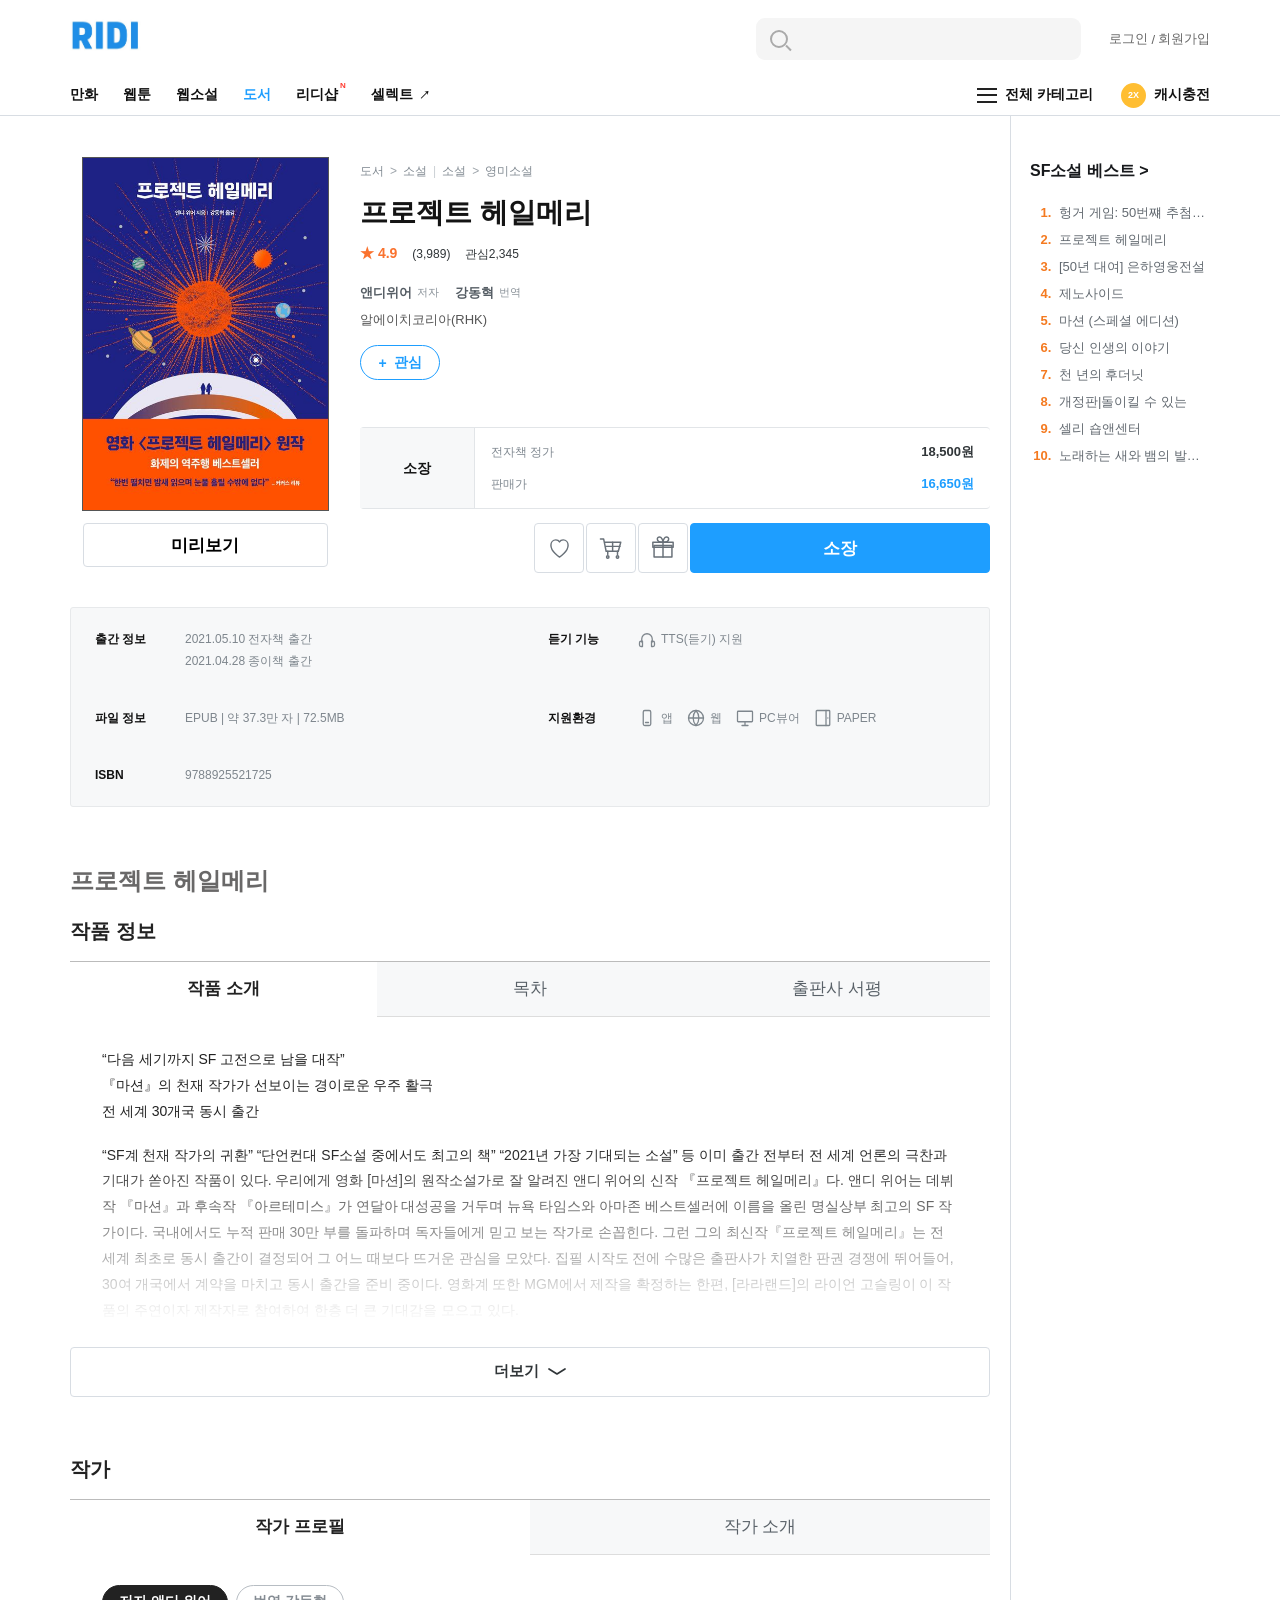
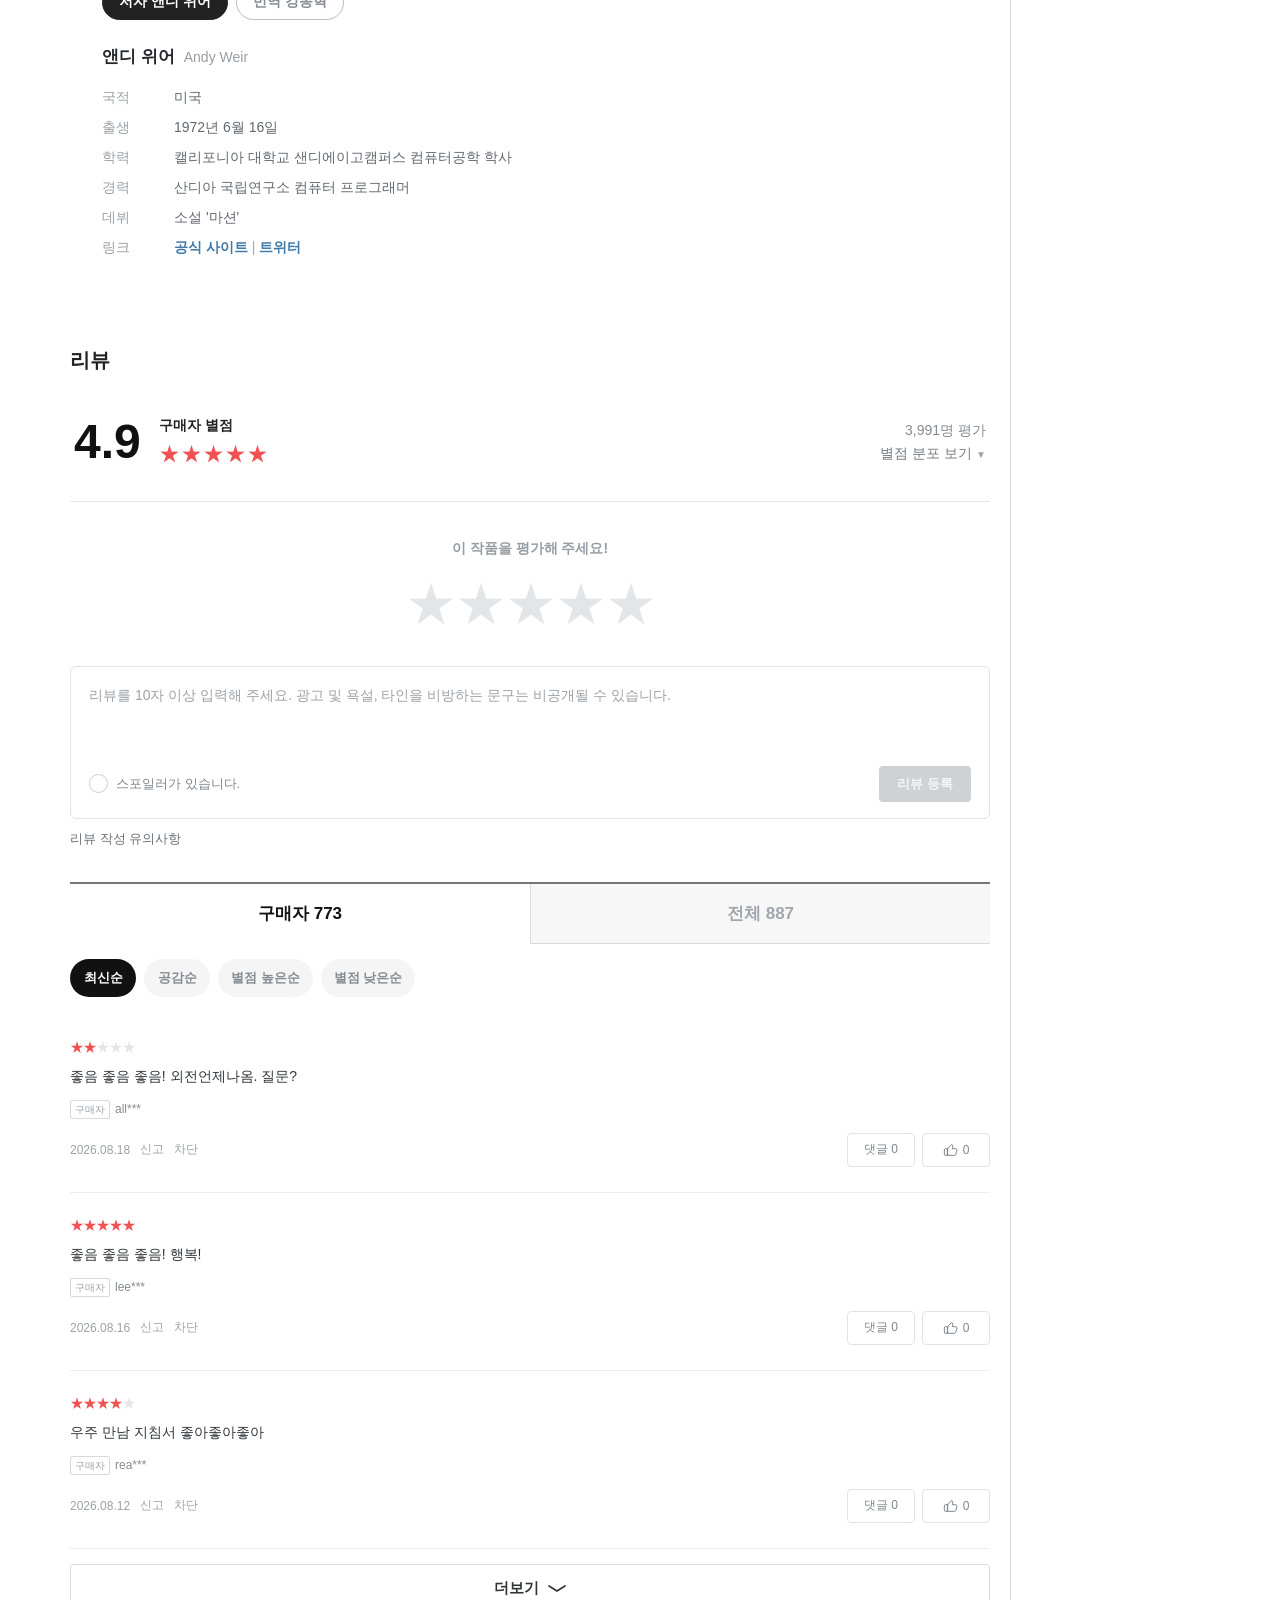
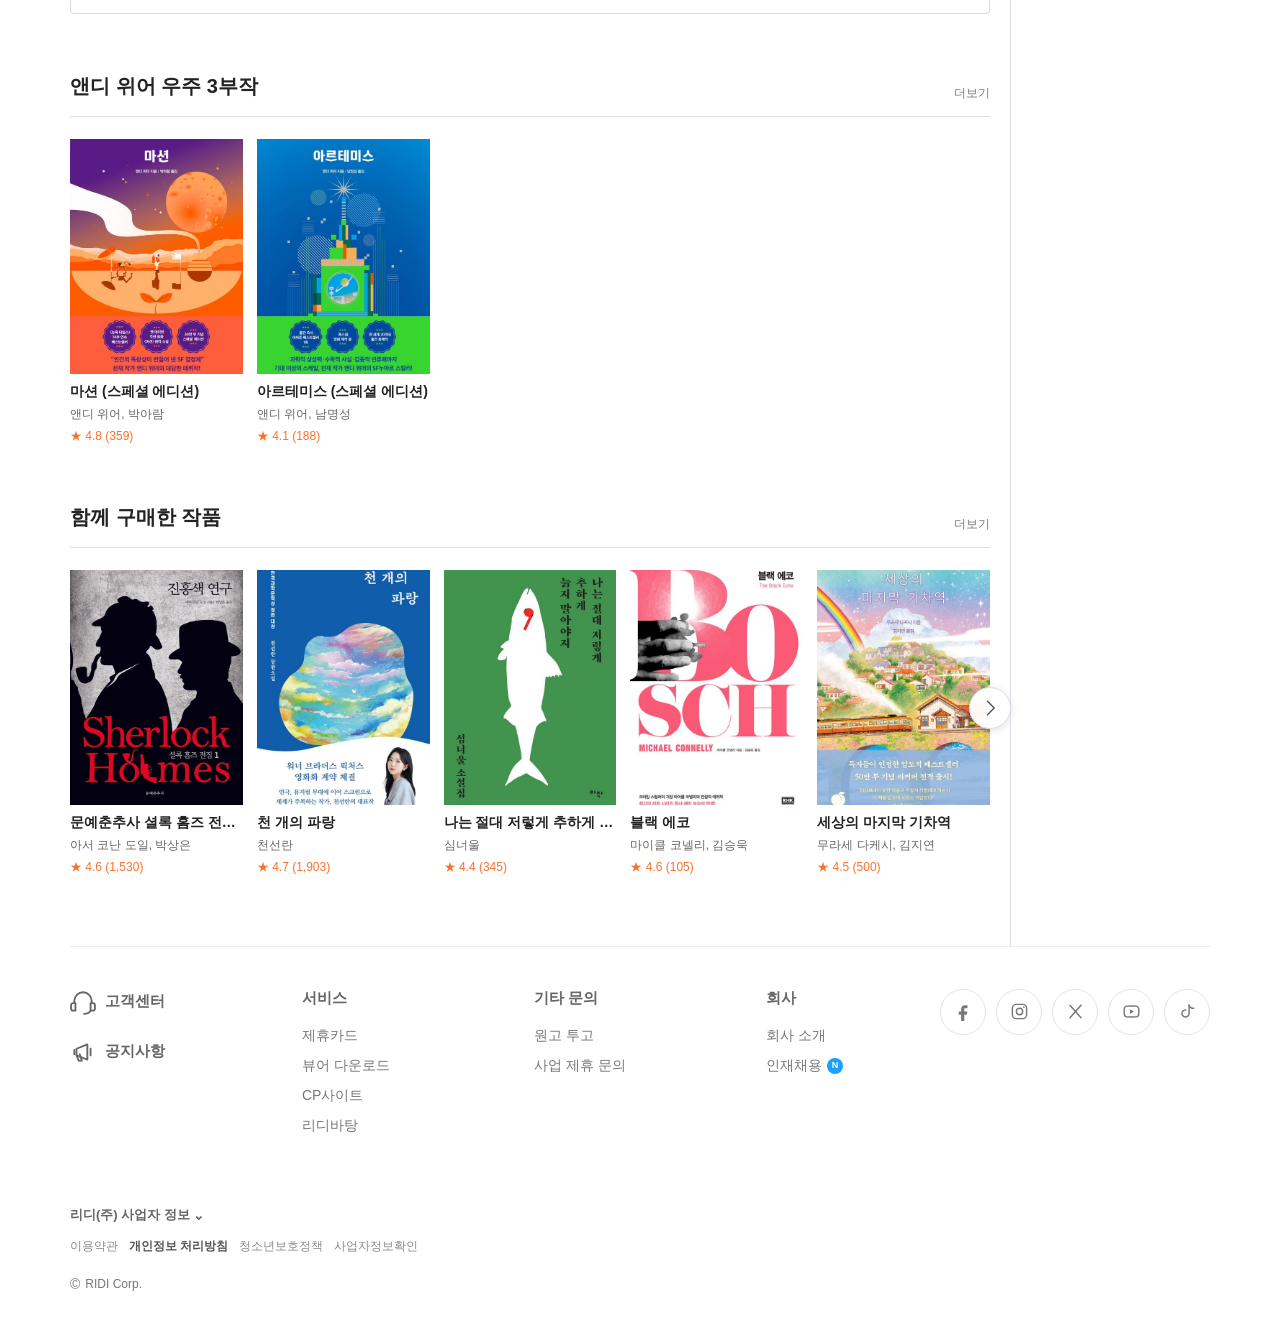
<file: subpage_project_halemerry.html>
<!DOCTYPE html>
<html lang="ko">
<head>
    <meta charset="UTF-8">
    <meta name="viewport" content="width=device-width, initial-scale=1.0">
    <title>프로젝트 헤일메리 - 리디</title>
    <link rel="icon" href="data:,">
    <link rel="stylesheet" href="./css/common.css">
</head>
<body class="서브페이지">
   <!-- 헤더 시작 -->
        <header>
            <!-- 왼쪽 -->
            <div class="왼쪽영역">
                <a href="index.html" id="로고">
                    <img src="./img/리디로고.jpg" alt="RIDI">
                </a>

                <nav id="작품장르">
                    <a href="index.html">만화</a>
                    <a href="index.html">웹툰</a>
                    <a href="index.html">웹소설</a>
                    <a href="index.html" class="현재메뉴">도서</a>
                    <a href="index.html" class="리디샵메뉴">
                        리디샵
                        <span class="new표시헤더">N</span>
                    </a>
                    <a href="index.html">
                        셀렉트
                        <span class="외부링크아이콘">↗</span>
                    </a>
                </nav>
            </div>


            <!-- 오른쪽 -->
            <div class="오른쪽영역">
                <!-- 검색 + 로그인 -->
                <div class="오른쪽위">
                    <form id="검색">
                        <button
                            type="submit"
                            class="검색버튼"
                            aria-label="검색" >
                            <span class="돋보기"></span>
                        </button>
                        <input type="text">
                    </form>

                    <div id="로그인">
                        <a href="index.html">로그인</a>
                        <span>/</span>
                        <a href="index.html">회원가입</a>
                    </div>
                </div>

                <!-- 카테고리 + 캐시충전 -->
                <div class="오른쪽아래">
                    <a href="index.html" id="전체카테고리">
                        <span class="햄버거아이콘">
                            <i></i>
                            <i></i>
                            <i></i>
                        </span>
                        <span>전체 카테고리</span>
                    </a>

                    <a href="index.html" id="캐시충전">
                        <span class="캐시아이콘">2X</span>
                        <span>캐시충전</span>
                    </a>
                </div>
            </div>
        </header>
        <!-- 헤더 끝 -->


            <main class="서브페이지메인">
            <section class="책정보">
                <div class="책정보상단">

                    <!-- 왼쪽 표지 영역 -->
                    <div class="책표지영역">
                        <a href="index.html" class="책표지링크">
                            <img class="책표지" src="./img/ranking10.jpg" alt="프로젝트 헤일메리 표지">
                        </a>

                        <button class="미리보기버튼" type="button">미리보기</button>
                    </div>

                    <!-- 가운데 기본 정보 -->
                    <div class="책기본정보">
                        <div class="책카테고리"></div>

                        <h1 class="책제목"></h1>

                        <div class="책평점영역">
                            <span class="책평점"></span>
                            <span class="책평가수"></span>
                        </div>

                        <div class="책관심수"></div>

                        <ul class="책관계자목록"></ul>

                        <div class="책출판사"></div>


                        <div class="책구매영역">
                            <button type="button" class="관심등록버튼">
                                <span aria-hidden="true">+</span>
                                <span>관심</span>
                            </button>

                            <div class="책가격정보">
                                <strong class="가격구분">소장</strong>
                                <dl class="가격목록">
                                    <div>
                                        <dt>전자책 정가</dt>
                                        <dd class="전자책정가"></dd>
                                    </div>
                                    <div>
                                        <dt>판매가</dt>
                                        <dd class="판매가격"></dd>
                                    </div>
                                </dl>
                            </div>

                            <div class="책구매버튼영역">
                                <button type="button" class="하트버튼" aria-label="관심 작품">
                                    <svg class="구매아이콘 하트아이콘" viewBox="0 0 32 32" aria-hidden="true">
                                        <path d="M16 27S5 20.2 5 11.8C5 7.8 7.7 5 11.3 5c2.1 0 3.8 1 4.7 2.6C16.9 6 18.6 5 20.7 5 24.3 5 27 7.8 27 11.8 27 20.2 16 27 16 27Z"/>
                                    </svg>
                                </button>
                                <button type="button" class="카트버튼" aria-label="카트에 담기">
                                    <svg class="구매아이콘 카트아이콘" viewBox="0 0 32 32" aria-hidden="true">
                                        <path d="M3 5h4l3 15h15l3-11H8"/>
                                        <path d="M10 14h17M18 9v11"/>
                                        <path d="M12 20v4M24 20v4"/>
                                        <circle cx="12" cy="27" r="1.5"/>
                                        <circle cx="24" cy="27" r="1.5"/>
                                    </svg>
                                </button>
                                <button type="button" class="선물버튼" aria-label="선물하기">
                                    <svg class="구매아이콘 선물아이콘" viewBox="0 0 32 32" aria-hidden="true">
                                        <path d="M5 13h22v14H5Z"/>
                                        <path d="M3.5 9h25v6h-25Z"/>
                                        <path d="M16 9v18"/>
                                        <path d="M16 9c-5 0-7-1.5-7-4 0-1.6 1.2-2.5 2.7-2.5C14.2 2.5 16 6 16 9Zm0 0c5 0 7-1.5 7-4 0-1.6-1.2-2.5-2.7-2.5C17.8 2.5 16 6 16 9Z"/>
                                    </svg>
                                </button>
                                <button type="button" class="소장버튼">소장</button>
                            </div>
                        </div>
                    </div>

                    <!-- 오른쪽 추천 영역 -->
                    <aside class="함께구매영역">
                        <h2 class="함께구매제목"></h2>
                        <ol class="함께구매목록"></ol>
                    </aside>
                </div>

                <!-- 하단 상세 정보 -->
                <div class="책정보하단">
                    <dl class="책상세목록">
                        <div>
                            <dt class="출간정보라벨">출간 정보</dt>
                            <dd class="출간정보내용"></dd>
                        </div>

                        <div>
                            <dt class="듣기기능라벨">듣기 기능</dt>
                            <dd class="듣기기능내용"></dd>
                        </div>

                        <div>
                            <dt class="파일정보라벨">파일 정보</dt>
                            <dd class="파일정보내용"></dd>
                        </div>

                        <div>
                            <dt class="지원환경라벨">지원환경</dt>
                            <dd class="지원환경내용"></dd>
                        </div>

                        <div>
                            <dt class="isbn라벨">ISBN</dt>
                            <dd class="isbn내용"></dd>
                        </div>
                    </dl>
                </div>
            </section>

            <!-- 작품 정보: 내용은 JSON에서 비동기로 출력 -->
            <section class="작품정보">
                <h2 style="color: rgb(105, 104, 104);">프로젝트 헤일메리</h2>
                <h2 class="상세섹션제목">작품 정보</h2>

                <nav class="작품정보탭" aria-label="작품 정보 메뉴">
                    <button type="button" class="작품정보탭버튼 활성" data-panel="작품소개">작품 소개</button>
                    <button type="button" class="작품정보탭버튼" data-panel="목차">목차</button>
                    <button type="button" class="작품정보탭버튼" data-panel="출판사서평">출판사 서평</button>
                </nav>

                <article id="작품소개" class="작품정보패널 활성"></article>
                <article id="목차" class="작품정보패널" hidden></article>
                <article id="출판사서평" class="작품정보패널" hidden></article>

                <button type="button" class="작품정보더보기버튼" aria-expanded="false" aria-controls="작품소개">
                    <span class="작품정보더보기문구">더보기</span>
                    <svg class="작품정보더보기아이콘" viewBox="0 0 20 20" aria-hidden="true">
                        <polyline points="2,7 10,12 18,7"></polyline>
                    </svg>
                </button>
            </section>

            <!-- 작가 영역 -->
            <section class="작가정보">
                <h2 class="상세섹션제목">작가</h2>
                <nav class="작가탭" aria-label="작가 정보 메뉴">
                    <button type="button" class="작가정보탭버튼 활성" data-panel="작가프로필">작가 프로필</button>
                    <button type="button" class="작가정보탭버튼" data-panel="작가소개">작가 소개</button>
                </nav>

                <article id="작가프로필" class="작가정보패널 활성">
                    <div class="작가프로필영역"></div>
                </article>
                <article id="작가소개" class="작가정보패널 작가소개패널" hidden></article>

                <button type="button" class="작가소개더보기버튼" aria-expanded="false" aria-controls="작가소개" hidden>
                    <span class="작가소개더보기문구">더보기</span>
                    <svg class="작가소개더보기아이콘" viewBox="0 0 20 20" aria-hidden="true">
                        <polyline points="2,7 10,12 18,7"></polyline>
                    </svg>
                </button>
            </section>

            <!-- 리뷰 UI는 고정 구조, 평점과 리뷰 데이터는 JSON에서 비동기로 출력 -->
            <section class="리뷰영역">
                <h2 class="상세섹션제목">리뷰</h2>

                <div class="리뷰요약">
                    <div class="리뷰평점묶음">
                        <strong class="리뷰평점"></strong>
                        <div class="리뷰평점설명">
                            <strong>구매자 별점</strong>
                            <span class="리뷰요약별점"></span>
                        </div>
                    </div>
                    <div class="리뷰평가정보">
                        <span class="리뷰평가수"></span>
                        <button type="button" class="별점분포버튼">별점 분포 보기 <span aria-hidden="true">▼</span></button>
                    </div>
                </div>

                <div class="리뷰작성영역">
                    <p class="리뷰평가안내">이 작품을 평가해 주세요!</p>
                    <div class="리뷰별점입력">
                        <button type="button" data-rating="1" aria-label="1점">★</button>
                        <button type="button" data-rating="2" aria-label="2점">★</button>
                        <button type="button" data-rating="3" aria-label="3점">★</button>
                        <button type="button" data-rating="4" aria-label="4점">★</button>
                        <button type="button" data-rating="5" aria-label="5점">★</button>
                    </div>

                    <div class="리뷰입력박스">
                        <textarea class="리뷰입력창" maxlength="1000" placeholder="리뷰를 10자 이상 입력해 주세요. 광고 및 욕설, 타인을 비방하는 문구는 비공개될 수 있습니다."></textarea>
                        <div class="리뷰입력아랫줄">
                            <label class="스포일러선택">
                                <input type="checkbox">
                                <span class="스포일러체크표시" aria-hidden="true"></span>
                                <span>스포일러가 있습니다.</span>
                            </label>
                            <button type="button" class="리뷰등록버튼" disabled>리뷰 등록</button>
                        </div>
                    </div>

                    <button type="button" class="리뷰유의사항버튼">리뷰 작성 유의사항</button>
                </div>

                <div class="리뷰종류탭" role="tablist" aria-label="리뷰 종류">
                    <button type="button" class="활성" data-review-type="buyer">구매자 <strong class="구매자리뷰수"></strong></button>
                    <button type="button" data-review-type="all">전체 <strong class="전체리뷰수"></strong></button>
                </div>

                <div class="댓글정렬">
                    <button type="button" class="활성">최신순</button>
                    <button type="button">공감순</button>
                    <button type="button">별점 높은순</button>
                    <button type="button">별점 낮은순</button>
                </div>
                <div id="댓글목록" class="댓글목록"></div>
                <button type="button" class="댓글더보기버튼" aria-expanded="false" aria-controls="댓글목록" hidden>
                    <span class="댓글더보기문구">더보기</span>
                    <svg class="댓글더보기아이콘" viewBox="0 0 20 20" aria-hidden="true">
                        <polyline points="2,7 10,12 18,7"></polyline>
                    </svg>
                </button>
            </section>


            <!-- 작가의 대표 작품: 추후 HTML에 직접 입력 -->
            <section class="작가대표작품">
                <div class="상세섹션머리">
                    <h2 class="상세섹션제목">앤디 위어 우주 3부작</h2>
                    <a href="index.html">더보기</a>
                </div>
                <div class="대표작품목록"></div>
            </section>

           
            <!-- 함께 구매한 작품: JSON에서 5권씩 비동기로 출력 -->
            <section class="연관작품영역">
                <div class="상세섹션머리">
                    <h2 class="상세섹션제목">함께 구매한 작품</h2>
                    <a href="index.html">더보기</a>
                </div>
                <div class="연관작품슬라이더">
                    <button type="button" class="연관작품이동버튼 연관작품이전버튼" aria-label="이전 작품 보기" hidden>
                        <svg viewBox="0 0 24 24" aria-hidden="true"><polyline points="15,4 7,12 15,20"></polyline></svg>
                    </button>
                    <div class="연관작품뷰포트">
                        <div class="연관작품목록" aria-live="polite"></div>
                    </div>
                    <button type="button" class="연관작품이동버튼 연관작품다음버튼" aria-label="다음 작품 보기" hidden>
                        <svg viewBox="0 0 24 24" aria-hidden="true"><polyline points="9,4 17,12 9,20"></polyline></svg>
                    </button>
                </div>
            </section>
        </main>


        <footer class="리디푸터">
            <div class="푸터상단">
                <div class="푸터왼쪽메뉴">
                    <div class="푸터바로가기">
                        <a href="index.html" class="푸터큰링크">
                            <svg viewBox="0 0 24 24" aria-hidden="true">
                                <path d="M4 13v-2a8 8 0 0 1 16 0v2"/>
                                <path d="M4 13H3a2 2 0 0 0-2 2v3a2 2 0 0 0 2 2h2v-7H4Z"/>
                                <path d="M20 13h1a2 2 0 0 1 2 2v3a2 2 0 0 1-2 2h-2v-7h1Z"/>
                                <path d="M19 20c-1 2-3 3-6 3"/>
                            </svg>
                            <span>고객센터</span>
                        </a>

                        <a href="index.html" class="푸터큰링크">
                            <svg viewBox="0 0 24 24" aria-hidden="true">
                                <path d="M4 10v4"/>
                                <path d="M6 9l10-4v14L6 15Z"/>
                                <path d="M6 15l2 5h3l-2-6"/>
                                <path d="M19 9v6"/>
                            </svg>
                            <span>공지사항</span>
                        </a>
                    </div>

                    <div class="푸터목록">
                        <strong>서비스</strong>
                        <a href="index.html">제휴카드</a>
                        <a href="index.html">뷰어 다운로드</a>
                        <a href="index.html">CP사이트</a>
                        <a href="index.html">리디바탕</a>
                    </div>

                    <div class="푸터목록">
                        <strong>기타 문의</strong>
                        <a href="index.html">원고 투고</a>
                        <a href="index.html">사업 제휴 문의</a>
                    </div>

                    <div class="푸터목록">
                        <strong>회사</strong>
                        <a href="index.html">회사 소개</a>
                        <a href="index.html" class="인재채용링크">인재채용 <span class="뉴배지">N</span></a>
                    </div>
                </div>

                <div class="푸터SNS">
                    <a href="index.html" aria-label="페이스북" title="페이스북">
                        <svg viewBox="0 0 24 24" aria-hidden="true"><path d="M14 8h3V4h-3c-3 0-5 2-5 5v3H6v4h3v8h4v-8h3l1-4h-4V9c0-1 .5-1 1-1Z"/></svg>
                    </a>
                    <a href="index.html" aria-label="인스타그램" title="인스타그램">
                        <svg viewBox="0 0 24 24" aria-hidden="true"><rect x="3" y="3" width="18" height="18" rx="5"/><circle cx="12" cy="12" r="4"/><circle cx="17.5" cy="6.5" r="1" class="채움"/></svg>
                    </a>
                    <a href="index.html" aria-label="트위터 X" title="트위터 X">
                        <svg viewBox="0 0 24 24" aria-hidden="true"><path d="M5 4l14 16M19 4L5 20"/></svg>
                    </a>
                    <a href="index.html" aria-label="유튜브" title="유튜브">
                        <svg viewBox="0 0 24 24" aria-hidden="true"><path d="M21 8c-.2-1.5-1-2.5-2.5-2.8C16.8 5 14.5 5 12 5s-4.8 0-6.5.2C4 5.5 3.2 6.5 3 8c-.2 1.1-.2 2.3-.2 4s0 2.9.2 4c.2 1.5 1 2.5 2.5 2.8C7.2 19 9.5 19 12 19s4.8 0 6.5-.2C20 18.5 20.8 17.5 21 16c.2-1.1.2-2.3.2-4s0-2.9-.2-4Z"/><path d="M10 9l5 3-5 3Z" class="채움"/></svg>
                    </a>
                    <a href="index.html" aria-label="틱톡" title="틱톡">
                        <svg viewBox="0 0 24 24" aria-hidden="true"><path d="M14 4v10.5a4.5 4.5 0 1 1-4-4.5"/><path d="M14 4c1 3 3 4 6 4"/></svg>
                    </a>
                </div>
            </div>

            <div class="푸터하단">
                <button type="button" id="사업자정보버튼" aria-expanded="false">
                    <span>리디(주) 사업자 정보</span>
                    <span class="사업자화살표" aria-hidden="true">⌄</span>
                </button>

                <div id="사업자정보내용" hidden>
                    <p>대표자 : 배기식 &nbsp;|&nbsp; 사업자등록번호 : 120-87-27435</p>
                    <p>통신판매업 신고 번호 2009-서울강남-02139 &nbsp;|&nbsp; 주소 :서울특별시 강남구 테헤란로 325, 어반벤치빌딩 4,10,11층 (역삼동)</p>
                </div>

                <div class="푸터약관">
                    <a href="index.html">이용약관</a>
                    <a href="index.html" class="개인정보처리방침">개인정보 처리방침</a>
                    <a href="index.html">청소년보호정책</a>
                    <a href="index.html">사업자정보확인</a>
                </div>

                <div class="푸터카피라이트">
                    <span class="저작권기호">©</span>
                    <span>RIDI Corp.</span>
                </div>
            </div>
        </footer>

        <script src="./js/subpage.js"></script>
</body>
</html>
</file>
<file: css/common.css>
@charset "utf-8";
@import url("./subpage.css");

/* =========================
   헤더
========================= */

/* =========================
   헤더
========================= */

header {
    width: 1140px;
    height: 115px;

    margin: 0 auto;

    display: flex;
    justify-content: space-between;
}


/* =========================
   왼쪽 영역
========================= */

.왼쪽영역 {
    height: 115px;

    display: flex;
    flex-direction: column;
    justify-content: space-between;
}


/* RIDI 로고 */

#로고 {
    width: 75px;
    height: 35px;

    margin-top: 18px;

    display: block;
}


#로고 img {
    width: 75px;
    height: 35px;

    display: block;
    object-fit: contain;
}


/* =========================
   작품 장르
========================= */

#작품장르 {
    height: 40px;

    display: flex;
    align-items: center;

    gap: 25px;
}


#작품장르 a {
    position: relative;

    color: #111;

    font-size: 14px;
    font-weight: 600;

    text-decoration: none;
    white-space: nowrap;

    transition: color 0.2s;
}


#작품장르 a:hover {
    color: #999;
}


/* 현재 선택된 '도서' */

#작품장르 .현재메뉴 {
    color: #1e9eff;
}


/* 리디샵 옆 N */

.리디샵메뉴 {
    display: flex;
    align-items: flex-start;
}


.new표시헤더 {
    margin-left: 2px;
    margin-top: -5px;

    color: #ff3b30;

    font-size: 8px;
    font-weight: bold;
}


/* 셀렉트 외부링크 표시 */

.외부링크아이콘 {
    margin-left: 2px;

    font-size: 11px;
}


/*오른쪽 영역 */

.오른쪽영역 {
    height: 115px;

    display: flex;
    flex-direction: column;

    align-items: flex-end;
    justify-content: space-between;
}


/*검색 + 로그인 */

.오른쪽위 {
    margin-top: 18px;

    display: flex;
    align-items: center;

    gap: 28px;
}


/* 검색창 */

#검색 {
    width: 325px;
    height: 42px;

    display: flex;
    align-items: center;

    background-color: #f5f5f5;

    border: none;
    border-radius: 9px;

    overflow: hidden;
}


/* 검색 버튼 */

.검색버튼 {
    width: 45px;
    height: 42px;

    border: none;
    background: none;

    display: flex;
    justify-content: center;
    align-items: center;

    cursor: pointer;
}


/* CSS 돋보기 */

.돋보기 {
    width: 14px;
    height: 14px;

    border: 2px solid #aaa;
    border-radius: 50%;

    position: relative;

    display: block;
}


.돋보기::after {
    content: "";

    width: 7px;
    height: 2px;

    position: absolute;

    right: -6px;
    bottom: -3px;

    background-color: #aaa;

    transform: rotate(45deg);
}


/* 검색 입력 */

#검색 input {
    flex: 1;
    height: 42px;
    padding: 0 12px 0 3px;
    border: none;
    outline: none;
    background: transparent;
    font-size: 14px;
}


/* 로그인*/

#로그인 {
    display: flex;
    align-items: center;

    gap: 3px;

    white-space: nowrap;
}


#로그인 a,
#로그인 span {
    color: #666;

    font-size: 13px;
    font-weight: 500;

    text-decoration: none;
}


#로그인 a:hover {
    color: #aaa;
}


/* 전체 카테고리 + 캐시충전 */

.오른쪽아래 {
    height: 40px;

    display: flex;
    align-items: center;

    gap: 28px;
}


#전체카테고리,
#캐시충전 {
    height: 40px;

    display: flex;
    align-items: center;

    gap: 8px;

    color: #111;

    font-size: 14px;
    font-weight: 600;

    text-decoration: none;
}


/* 햄버거 */

.햄버거아이콘 {
    width: 20px;
    height: 15px;

    display: flex;
    flex-direction: column;
    justify-content: space-between;
}


.햄버거아이콘 i {
    width: 20px;
    height: 2px;

    display: block;

    background-color: #222;
}


/* 캐시 2X 아이콘 */

.캐시아이콘 {
    width: 25px;
    height: 25px;

    border: none;
    border-radius: 50%;

    background-color: #ffbe32;

    display: flex;
    justify-content: center;
    align-items: center;

    color: white;

    font-size: 9px;
    font-weight: bold;
}


#전체카테고리:hover,
#캐시충전:hover {
    color: #888;
}

/* =========================
   리디 푸터 - 통합본
========================= */
.리디푸터 {
    width: 1140px;
    min-height: 345px;
    height: auto;
    margin: 0 auto;
    padding: 42px 0 36px;
    border-top: 1px solid #eeeeee;
    color: #777777;
    background: #ffffff;
    box-sizing: border-box;
}

.푸터상단 {
    display: flex;
    justify-content: space-between;
    align-items: flex-start;
}

.푸터왼쪽메뉴 {
    display: flex;
    align-items: flex-start;
    gap: 82px;
}

.푸터바로가기 {
    width: 150px;
    display: flex;
    flex-direction: column;
    gap: 24px;
}

.푸터큰링크 {
    display: flex;
    align-items: center;
    gap: 9px;
    color: #666666;
    font-size: 15px;
    font-weight: 700;
    text-decoration: none;
    transition: color .2s ease;
}

.푸터큰링크 svg {
    width: 26px;
    height: 26px;
    fill: none;
    stroke: currentColor;
    stroke-width: 1.7;
    stroke-linecap: round;
    stroke-linejoin: round;
    flex: 0 0 auto;
}

.푸터큰링크:hover {
    color: #b8b8b8;
}

.푸터목록 {
    min-width: 150px;
    display: flex;
    flex-direction: column;
    gap: 12px;
    font-size: 14px;
}

.푸터목록 strong {
    margin-bottom: 7px;
    color: #666666;
    font-size: 15px;
    font-weight: 700;
}

.푸터목록 a {
    width: fit-content;
    color: #777777;
    text-decoration: none;
    transition: color .2s ease;
}

.푸터목록 a:hover {
    color: #bbbbbb;
}

.인재채용링크 {
    display: flex;
    align-items: center;
    gap: 5px;
}

.뉴배지 {
    width: 16px;
    height: 16px;
    display: inline-flex;
    justify-content: center;
    align-items: center;
    border-radius: 50%;
    background: #1e9eff;
    color: #ffffff;
    font-size: 9px;
    font-weight: 700;
    line-height: 1;
}

.푸터SNS {
    display: flex;
    gap: 10px;
}

.푸터SNS a {
    width: 44px;
    height: 44px;
    display: flex;
    justify-content: center;
    align-items: center;
    border: 1px solid #e2e2e2;
    border-radius: 50%;
    color: #777777;
    text-decoration: none;
    transition: color .2s ease, border-color .2s ease;
}

.푸터SNS a:hover {
    color: #b8b8b8;
    border-color: #eeeeee;
}

.푸터SNS svg {
    width: 19px;
    height: 19px;
    fill: none;
    stroke: currentColor;
    stroke-width: 1.8;
    stroke-linecap: round;
    stroke-linejoin: round;
}

.푸터SNS svg .채움 {
    fill: currentColor;
    stroke: none;
}

.푸터SNS a:first-child svg path:first-child {
    fill: currentColor;
    stroke: none;
}

.푸터하단 {
    margin-top: 70px;
}

#사업자정보버튼 {
    padding: 0;
    display: inline-flex;
    align-items: center;
    gap: 4px;
    border: 0;
    background: transparent;
    color: #666666;
    font-size: 13px;
    font-weight: 700;
    cursor: pointer;
}

.사업자화살표 {
    display: inline-block;
    font-size: 16px;
    transform-origin: center;
    transition: transform .2s ease;
}

#사업자정보버튼[aria-expanded="true"] .사업자화살표 {
    transform: rotate(180deg);
}

#사업자정보내용 {
    margin-top: 10px;
    color: #999999;
    font-size: 11px;
    line-height: 1.7;
}

.푸터약관 {
    margin-top: 14px;
    display: flex;
    align-items: center;
    gap: 11px;
}

.푸터약관 a {
    color: #8a8a8a;
    font-size: 12px;
    text-decoration: none;
    transition: color .2s ease;
}

.푸터약관 a:hover {
    color: #bcbcbc;
}

.푸터약관 .개인정보처리방침 {
    color: #555555;
    font-weight: 700;
}

.푸터카피라이트 {
    margin-top: 22px;
    display: flex;
    align-items: center;
    gap: 5px;
    color: #777777;
    font-size: 12px;
}

.저작권기호 {
    font-size: 14px;
    line-height: 1;
}
</file>
<file: css/main.css>
@charset "utf-8";


/* =========================
   슬라이더
========================= */

#slider {
    width: 1140px;
    height: 470px;
    margin: 0 auto;
    position: relative;
}

#작품상세장르 {
    width: 610px;
    height: 50px;

    position: absolute;
    top: 0;
    left: 0;

    display: flex;
    align-items: center;

    gap: 18px;
}


/* 기본 메뉴 */

.상세장르메뉴 {
    padding: 7px 0;

    text-decoration: none;

    color: #111;

    font-size: 15px;
    font-weight: bold;

    white-space: nowrap;

    transition: 0.2s;
}


/* 마우스 올렸을 때 */

.상세장르메뉴:hover {
    color: #999;
}


/* 현재 선택된 메뉴 */

.상세장르메뉴.active {
    padding: 8px 12px;

    background-color: #1e9eff;

    color: white;

    border-radius: 20px;
}


/* 선택된 메뉴에서는 hover해도 흰색 유지 */

.상세장르메뉴.active:hover {
    color: white;
}

.사진영역 {
    width: 1140px;
    height: 420px;
    position: absolute;
    top: 50px;
    left: 0;
    overflow: hidden;
}

.사진트랙 {
    width: 100%;
    height: 420px;
    display: flex;
    transition: transform 0.5s ease;
}

.사진그룹 {
    min-width: 100%;
    height: 420px;
    display: flex;
    gap: 7px;
}

.사진 {
    width: calc((100% - 14px) / 3);
    height: 420px;
    display: block;
    flex-shrink: 0;
    position: relative;
    overflow: hidden;
    border-radius: 8px;
    background: linear-gradient(145deg, #eaf6ff, #b9dcf5);
    color: white;
    text-decoration: none;
}

/* 슬라이더 책별 배경색 */
.사진그룹:nth-child(1) .사진:nth-child(1) {
    background: #b68a55; /* 찰리 멍거 바이블 - 황토색 */
}

.사진그룹:nth-child(1) .사진:nth-child(2) {
    background: #76513a; /* 은하영웅전설 - 갈색 */
}

/* 월간 리뷰 텍스트 카드 */
.월간리뷰카드 {
    position: relative;
    padding: 18px 24px 28px;
    box-sizing: border-box;
    display: flex;
    flex-direction: column;
    align-items: center;
    background: #1c4d68 !important;
    color: #fff;
    text-align: center;
}

.월간리뷰제목 {
    width: 150px;
    margin-top: 58px;
    padding: 10px 0 12px;
    border-top: 2px solid rgba(255, 255, 255, 0.85);
    border-bottom: 2px solid rgba(255, 255, 255, 0.85);
    font-family: serif;
    font-size: 52px;
    font-weight: 400;
    line-height: 0.9;
}

.월간리뷰제목 span,
.월간리뷰제목 strong {
    display: block;
    font-weight: 400;
}

.월간리뷰내용 {
    margin-top: auto;
    display: flex;
    flex-direction: column;
    align-items: center;
    line-height: 1.5;
}

.월간리뷰내용 strong {
    display: block;
    font-size: 21px;
}

.월간리뷰내용 span {
    display: block;
    margin-top: 7px;
    color: rgba(255, 255, 255, 0.78);
    font-size: 14px;
}

.사진그룹:nth-child(2) .사진:nth-child(1) {
    background: #e9a6b9; /* 오만과 편견 - 분홍색 */
}

.사진그룹:nth-child(2) .사진:nth-child(2) {
    background: #ffd1dc; /* 교토탐정 홈즈 - 밝은 분홍색 */
}

.사진그룹:nth-child(2) .사진:nth-child(3) {
    background: #183b66; /* 치즈 이야기 - 짙은 파랑 */
}

.사진그룹:nth-child(3) .사진:nth-child(1) {
    background: #4a2d23; /* 더 골 - 짙은 갈색 */
}

.사진그룹:nth-child(3) .사진:nth-child(2) {
    background: #237b79; /* 미스터리 세계사 - 청록색 */
}

.사진그룹:nth-child(3) .사진:nth-child(3) {
    background: #152f55; /* 다정한 위선자 - 짙은 파랑 */
}

.사진 img {
    width: 150px;
    height: auto;
    max-height: 340px;
    position: absolute;
    top:50px;
    left: 50%;
    transform: translateX(-50%);
    object-fit: contain;
}

.사진 img[hidden] {
    display: none;
}

.책정보 {
    position: absolute;
    right: 0;
    bottom: 0;
    left: 0;
    padding: 56px 20px 20px;
    background: linear-gradient(transparent, rgba(0, 0, 0, 0.82));
}

.책정보 strong,
.책정보 small {
    display: block;
}

.책정보 strong {
    font-size: 21px;
    line-height: 1.35;
}

.책정보 small {
    margin-top: 6px;
    color: rgba(255, 255, 255, 0.82);
    font-size: 13px;
}

.슬라이드버튼 {
    position: absolute;
    top: 260px;
    transform: translateY(-50%);
    width: 44px;
    height: 44px;
    border: none;
    border-radius: 50%;
    background-color: rgba(255, 255, 255, 0.8);
    display: flex;
    justify-content: center;
    align-items: center;
    font-size: 35px;
    cursor: pointer;
    z-index: 20;
    box-shadow: 0 2px 8px rgba(0, 0, 0, 0.15);
}

.이전버튼 { left: -22px; }
.다음버튼 { right: -22px; }

/* =========================
   동그라미 모임
========================= */

.동그라미모임 {
    width: 1140px;
    height: 165px;
    margin: 0 auto;

    display: flex;
    justify-content: center;
    align-items: flex-start;

    gap: 25px;
    padding-top: 20px;
}


/* 아이콘 + 글씨 전체가 하나의 링크 */

.동그라미링크 {
    width: 85px;

    display: flex;
    flex-direction: column;
    align-items: center;

    text-decoration: none;
    color: #111;
}


/* 공통 원 */

.동그라미아이콘 {
    width: 74px;
    height: 74px;

    border-radius: 50%;

    background-color: #f7f7f7;

    display: flex;
    justify-content: center;
    align-items: center;

    color: #3f3f3f;
}

.동그라미속아이콘 {
    width: 31px;
    height: 31px;
    fill: none;
    stroke: currentColor;
    stroke-width: 1.7;
    stroke-linecap: round;
    stroke-linejoin: round;
}


/* 아래 글씨 */

.동그라미텍스트 {
    margin-top: 10px;

    font-size: 13px;
    color: #111;

    white-space: nowrap;
}


/* 마우스 올렸을 때 */

.동그라미링크:hover .동그라미텍스트 {
    color: #777;
}


/* =========================
   리디샵 OPEN 아이콘
========================= */

.리디샵아이콘 {
    position: relative;
    background-color: #c9f2ff;

    overflow: hidden;
}

.리디샵상점 {
    width: 74px;
    height: 74px;
}

.원분할.밝은조각 {
    fill: #b6ebfa;
}

.원분할.중간조각 {
    fill: #8fddf4;
}

.원분할.어두운조각 {
    fill: #70d0ed;
}

.간판줄 {
    fill: none;
    stroke: #72cce8;
    stroke-width: 1;
    stroke-linecap: round;
}

.오픈간판그룹 {
    transform: rotate(4deg);
    transform-origin: 24px 26px;
}

.오픈표지판 {
    fill: #ffe600;
    stroke: #d2ad00;
    stroke-width: 1.5;
}

.오픈글자 {
    fill: #263238;
    font-family: Arial, sans-serif;
    font-size: 9px;
    font-weight: 800;
    letter-spacing: -.35px;
}


/* 위에서 내려오는 줄 */

.오픈줄 {
    position: absolute;

    top: 5px;
    left: 50%;

    width: 25px;
    height: 18px;

    background: transparent;
    border: 2px solid #56b5df;
    border-bottom: 0;
    border-radius: 14px 14px 0 0;
    box-sizing: border-box;

    transform: translateX(-50%);
}


/* OPEN 간판 */

.오픈간판 {
    position: relative;

    padding: 3px 6px;

    background-color: #ffe334;

    border: 2px solid #f0c900;
    border-radius: 3px;

    color: #222;

    font-size: 10px;
    font-weight: bold;

    transform: translateY(8px);
}


/* =========================
   개별 아이콘
========================= */

.신간아이콘 {
    font-size: 24px;
    font-weight: 500;
    font-family: Arial, sans-serif;
}


.베스트아이콘 {
    width: 38px;
    height: 38px;
}


.이벤트아이콘 {
    width: 30px;
    height: 30px;
}

.이벤트아이콘 circle {
    fill: currentColor;
    stroke: none;
}


.리디온리아이콘 {
    font-size: 10px;
    font-weight: bold;
    letter-spacing: -0.4px;
}


.쿠폰아이콘 {
    width: 29px;
    height: 29px;
}


.대여아이콘 {
    font-size: 15px;
    font-weight: bold;
}


.혜택아이콘 {
    width: 30px;
    height: 30px;
}

/* =========================
   유사한 구조 3, 8
========================= */

.유사한구조 {
    width: 1140px;
    height: 415px;
    margin: 0 auto;
    position: relative;
}

.제목1 {
    width: 245px;
    height: 50px;
    position: absolute;
    top: 0;
    left: 0;
    background-color: lightblue;
}

.목록영역1 {
    position: absolute;
    top: 50px;
    left: 0;
    display: grid;
    grid-template-columns: repeat(3, 370px);
    grid-template-rows: repeat(3, 120px);
}

.작품박스1 {
    width: 370px;
    height: 120px;
    display: flex;
    box-sizing: border-box;
}

.작품이미지1 {
    width: 85px;
    height: 120px;
    display: flex;
    justify-content: center;
    align-items: center;
    border: 1px solid black;
}

.작품번호1 {
    width: 65px;
    height: 120px;
    display: flex;
    justify-content: center;
    align-items: center;
    background-color: lightgray;
}

.작품정보1 {
    width: 220px;
    height: 120px;
    background-color: beige;
    border: 1px solid black;
}

/* 지금 많이 읽고 있는 작품 */
.많이읽는작품 {
    height: 440px;
    padding-top: 6px;
}

.많이읽는작품 .제목1 {
    width: auto;
    height: 44px;
    margin: 0;
    background: transparent;
    color: #141414;
    font-size: 22px;
    font-weight: 700;
    line-height: 44px;
}

.많이읽는작품 .목록영역1 {
    position: static;
    flex: 0 0 1140px;
    grid-template-columns: repeat(3, 380px);
    grid-template-rows: repeat(3, 120px);
    row-gap: 8px;
}

.순위뷰포트 {
    position: absolute;
    top: 56px;
    left: 0;
    width: 1140px;
    height: 376px;
    overflow: hidden;
}

.순위트랙 {
    width: 100%;
    height: 100%;
    display: flex;
    transition: transform .45s ease;
}

.순위이동버튼 {
    position: absolute;
    top: 238px;
    z-index: 10;
    width: 44px;
    height: 44px;
    border: 0;
    border-radius: 50%;
    background: rgba(255, 255, 255, .94);
    box-shadow: 0 2px 10px rgba(0, 0, 0, .18);
    color: #555;
    font-size: 32px;
    line-height: 40px;
    cursor: pointer;
}

.순위이전버튼 { left: -22px; }
.순위다음버튼 { right: -22px; }

.많이읽는작품 .작품박스1 {
    width: 380px;
    gap: 0;
}

.많이읽는작품 .작품이미지1 {
    width: 80px;
    height: 116px;
    flex: 0 0 80px;
    overflow: hidden;
    border: 0;
    border-radius: 4px;
    background: #f1f3f5;
}

.많이읽는작품 .작품이미지1 img {
    width: 100%;
    height: 100%;
    display: block;
    object-fit: cover;
}

.많이읽는작품 .작품번호1 {
    width: 65px;
    height: 116px;
    flex: 0 0 65px;
    justify-content: center;
    align-items: center;
    padding: 0;
    box-sizing: border-box;
    background: transparent;
    color: #202020;
    font-size: 18px;
    font-weight: 700;
}

.많이읽는작품 .작품정보1 {
    width: auto;
    height: 116px;
    min-width: 0;
    flex: 1 1 auto;
    padding: 8px 12px 8px 0;
    display: flex;
    flex-direction: column;
    justify-content: center;
    align-items: flex-start;
    box-sizing: border-box;
    overflow: hidden;
    border: 0;
    background: transparent;
}

.많이읽는작품 .작품정보1 a {
    max-width: 100%;
    overflow: hidden;
    color: inherit;
    text-decoration: none;
    text-overflow: ellipsis;
    white-space: nowrap;
}

.많이읽는작품 .작품제목1 {
    color: #141414;
    font-size: 15px;
    font-weight: 700;
    line-height: 22px;
}

.많이읽는작품 .작품작가1 {
    margin-top: 5px;
    color: #787878;
    font-size: 13px;
    line-height: 19px;
}

.많이읽는작품 .작품작가1 span {
    color: #9b9b9b;
}

.많이읽는작품 .작품평점1 {
    margin-top: 5px;
    color: #fa722e;
    font-size: 13px;
    font-weight: 700;
}

.많이읽는작품 .작품평점1 em {
    color: #a5a5a5;
    font-style: normal;
    font-weight: 400;
}

.많이읽는작품 .작품평점1.평점없음 {
    color: #a5a5a5;
    font-weight: 400;
}

/* =========================
   똑같은 구조
========================= */

.똑같은구조 {
    width: 1140px;
    height: 410px;
    margin: 0 auto;
    position: relative;
}

.제목2 {
    width: 270px;
    height: 48px;
    position: absolute;
    top: 0;
    left: 0;
    background-color: rgb(2, 27, 250);
}

.제목 {
    margin-top: 10px;
}

.더보기 {
    width: 65px;
    height: 43px;
    position: absolute;
    top: 10px;
    right: 0;
    display: flex;
    justify-content: center;
    align-items: center;
    text-decoration: none;
    color: rgb(253, 253, 253);
    background-color: black;
}

.작품목록2 {
    position: absolute;
    top: 50px;
    left: 0;
    width: 1140px;
    height: 360px;
    display: flex;
    justify-content: space-between;
}

.작품카드2 {
    width: 180px;
    height: 360px;
    display: flex;
    flex-direction: column;
}

.작품이미지2 {
    width: 180px;
    height: 270px;
    background-color: grey;
    display: flex;
    justify-content: center;
    align-items: center;
    text-decoration: none;
    overflow: hidden;
}

.작품이미지2 img {
    width: 100%;
    height: 100%;
    display: block;
    object-fit: cover;
}

.작품정보2 {
    width: 180px;
    height: 90px;
    background-color: cornflowerblue;
    display: flex;
    justify-content: center;
    align-items: center;
    text-decoration: none;
}

.오늘리디발견 {
    background: #ffffff;
}

.오늘리디발견 .제목2 {
    width: auto;
    background: transparent;
}

.오늘리디발견 .제목 {
    margin: 8px 0 0;
    color: #141414;
    font-size: 22px;
}

.오늘리디발견 .작품이미지2 {
    border-radius: 5px;
    background: #f1f3f5;
}

.오늘리디발견 .작품정보2 {
    padding-top: 13px;
    display: flex;
    flex-direction: column;
    justify-content: flex-start;
    align-items: flex-start;
    box-sizing: border-box;
    background: transparent;
    color: #141414;
    font-size: 15px;
    line-height: 21px;
}

.오늘리디발견 .작품정보2 span,
.오늘리디발견 .작품정보2 strong {
    display: block;
}

.오늘리디발견 .작품정보2 strong {
    font-weight: 700;
}

.새로나온작품 {
    height: 430px;
    background: #fff;
}

.새로나온작품 .제목2 {
    width: auto;
    background: transparent;
}

.새로나온작품 .제목 {
    margin: 8px 0 0;
    color: #141414;
    font-size: 22px;
}

.새로나온작품 .더보기 {
    color: #787878;
    background: transparent;
    font-size: 13px;
}

.신작뷰포트 {
    position: absolute;
    top: 50px;
    left: 0;
    width: 1140px;
    height: 380px;
    overflow: hidden;
}

.신작트랙 {
    width: 100%;
    height: 100%;
    display: flex;
    transition: transform .45s ease;
}

.새로나온작품 .작품목록2 {
    position: static;
    flex: 0 0 1140px;
    height: 380px;
}

.새로나온작품 .작품이미지2 {
    border-radius: 5px;
    background: #f1f3f5;
}

.새로나온작품 .작품정보2 {
    padding-top: 11px;
    box-sizing: border-box;
    display: flex;
    flex-direction: column;
    justify-content: flex-start;
    align-items: flex-start;
    gap: 3px;
    background: transparent;
    line-height: 19px;
}

.신작제목 {
    width: 100%;
    overflow: hidden;
    color: #141414;
    font-size: 15px;
    font-weight: 600;
    text-decoration: none;
    text-overflow: ellipsis;
    white-space: nowrap;
}

.신작작가 {
    width: 100%;
    overflow: hidden;
    color: #8b8b8b;
    font-size: 13px;
    text-overflow: ellipsis;
    white-space: nowrap;
}

.신작평점 {
    color: #fa722e;
    font-size: 13px;
    font-weight: 600;
}

.신작평점 em {
    color: #9b9b9b;
    font-style: normal;
    font-weight: 400;
}

.신작평점없음 {
    color: #a0a0a0;
    font-weight: 400;
}

.신작이동버튼 {
    position: absolute;
    top: 183px;
    z-index: 10;
    width: 44px;
    height: 44px;
    border: 1px solid #e1e1e1;
    border-radius: 50%;
    color: #555;
    background: rgba(255, 255, 255, .96);
    box-shadow: 0 2px 8px rgba(0, 0, 0, .18);
    font-size: 34px;
    line-height: 38px;
    cursor: pointer;
}

.신작이전버튼 { left: -22px; }
.신작다음버튼 { right: -22px; }
.신작이동버튼[hidden] { display: none; }

/* 베스트 */
.베스트작품 { height: 440px; padding-top: 6px; }
.베스트작품 .제목1 { width: auto; height: 44px; margin: 0; background: transparent; color: #141414; font-size: 22px; line-height: 44px; }
.베스트뷰포트 { position: absolute; top: 56px; left: 0; width: 1140px; height: 376px; overflow: hidden; }
.베스트트랙 { width: 100%; height: 100%; display: flex; transition: transform .45s ease; }
.베스트작품 .목록영역1 { position: static; flex: 0 0 1140px; grid-template-columns: repeat(3, 380px); grid-template-rows: repeat(3, 120px); row-gap: 8px; }
.베스트작품 .작품박스1 { width: 380px; }
.베스트작품 .작품이미지1 { width: 80px; height: 116px; flex: 0 0 80px; overflow: hidden; border: 0; border-radius: 4px; background: #f1f3f5; }
.베스트작품 .작품이미지1 img { width: 100%; height: 100%; display: block; object-fit: cover; }
.베스트작품 .작품번호1 { width: 65px; height: 116px; flex: 0 0 65px; justify-content: center; align-items: center; background: transparent; font-size: 18px; font-weight: 700; }
.베스트작품 .작품정보1 { width: auto; height: 116px; min-width: 0; flex: 1; padding: 8px 12px 8px 0; display: flex; flex-direction: column; justify-content: center; align-items: flex-start; box-sizing: border-box; overflow: hidden; border: 0; background: transparent; color: inherit; text-decoration: none; }
.베스트작품 .작품제목1 { max-width: 100%; overflow: hidden; color: #141414; font-size: 15px; text-overflow: ellipsis; white-space: nowrap; }
.베스트작품 .작품작가1 { max-width: 100%; margin-top: 6px; overflow: hidden; color: #888; font-size: 13px; text-overflow: ellipsis; white-space: nowrap; }
.베스트작품 .작품평점1 { margin-top: 5px; color: #fa722e; font-size: 13px; font-weight: 600; }
.베스트작품 .작품평점1 em { color: #999; font-style: normal; font-weight: 400; }
.베스트작품 .작품평점없음 { color: #999; font-weight: 400; }
.베스트이동버튼 { position: absolute; top: 238px; z-index: 10; width: 44px; height: 44px; border: 0; border-radius: 50%; background: rgba(255,255,255,.94); box-shadow: 0 2px 10px rgba(0,0,0,.18); color: #555; font-size: 32px; line-height: 40px; cursor: pointer; }
.베스트이전버튼 { left: -22px; }
.베스트다음버튼 { right: -22px; }
.베스트이동버튼[hidden] { display: none; }

.오디세이추천 {
    height: 430px;
    background: #fff;
}

.오디세이추천 .제목2 {
    width: auto;
    background: transparent;
}

.오디세이추천 .제목 {
    margin: 8px 0 0;
    color: #141414;
    font-size: 22px;
}

.오디세이추천 .더보기 {
    color: #787878;
    background: transparent;
    font-size: 13px;
}

.오디세이뷰포트 {
    position: absolute;
    top: 50px;
    left: 0;
    width: 1140px;
    height: 380px;
    overflow: hidden;
}

.오디세이트랙 {
    width: max-content;
    height: 380px;
    display: flex;
    gap: 12px;
    transition: transform .45s ease;
}

.오디세이추천 .작품카드2 {
    flex: 0 0 180px;
}

.오디세이추천 .작품이미지2 {
    border-radius: 5px;
    background: #f1f3f5;
}

.오디세이추천 .작품정보2 {
    padding-top: 11px;
    box-sizing: border-box;
    display: flex;
    flex-direction: column;
    justify-content: flex-start;
    align-items: flex-start;
    gap: 3px;
    background: transparent;
    line-height: 19px;
}

.오디세이이동버튼 {
    position: absolute;
    top: 183px;
    z-index: 10;
    width: 44px;
    height: 44px;
    border: 1px solid #e1e1e1;
    border-radius: 50%;
    color: #555;
    background: rgba(255, 255, 255, .96);
    box-shadow: 0 2px 8px rgba(0, 0, 0, .18);
    font-size: 34px;
    line-height: 38px;
    cursor: pointer;
}

.오디세이이전버튼 { left: -22px; }
.오디세이다음버튼 { right: -22px; }
.오디세이이동버튼[hidden] { display: none; }

/* =========================
   비슷한 구조 5
========================= */

.비슷한구조 {
    width: 1140px;
    height: 200px;
    margin: 0 auto;
    position: relative;
}

.비슷한구조사진 {
    position: absolute;
    top: 50px;
    right: 0;
    display: flex;
    gap: 3px;
}

.비슷한구조사진 a {
    width: 370px;
    height: 95px;
    display: block;
    text-decoration: none;
    background-color: aliceblue;
}

.이벤트섹션 {
    background: #fff;
}

.이벤트섹션 .제목2 {
    width: auto;
    background: transparent;
}

.이벤트섹션 .제목 {
    margin: 8px 0 0;
    color: #141414;
    font-size: 22px;
}

.이벤트섹션 .더보기 {
    color: #787878;
    background: transparent;
    font-size: 13px;
}

.이벤트섹션 .비슷한구조사진 {
    gap: 15px;
}

.이벤트섹션 .비슷한구조사진 .이벤트카드 {
    position: relative;
    width: 370px;
    height: 105px;
    overflow: hidden;
    border-radius: 5px;
}

.이벤트카드1 { background: #52677e !important; }
.이벤트카드2 { background: #d66655 !important; }
.이벤트카드3 { background: #557c68 !important; }

.이벤트문구 {
    position: absolute;
    top: 50%;
    left: 24px;
    z-index: 2;
    color: #fff;
    font-size: 17px;
    font-weight: 800;
    line-height: 1.45;
    transform: translateY(-50%);
}

.이벤트카드 img {
    position: absolute;
    right: 30px;
    bottom: 0;
    width: 58px;
    height: 95px;
    display: block;
    object-fit: cover;
    box-shadow: 0 2px 7px rgba(0, 0, 0, .25);
}

.할인문구 {
    white-space: nowrap;
}

.할인삼각형 {
    display: inline-block;
    width: 0;
    height: 0;
    margin: 0 2px 2px 1px;
    border-top: 8px solid #fff;
    border-right: 5px solid transparent;
    border-left: 5px solid transparent;
}

/* 지금, 리디에서만! 선 출간 신작 */
.선출간신작 {
    height: 350px;
    background: #fff;
}

.선출간신작 .제목2 {
    width: auto;
    background: transparent;
    text-align: center;
}

.선출간신작 .제목 {
    margin: 8px 0 0;
    color: #141414;
    font-size: 22px;
}

.선출간뷰포트 {
    position: absolute;
    top: 50px;
    left: 0;
    width: 1140px;
    padding-top: 35px;
    overflow: hidden;
}

.선출간트랙 {
    display: flex;
    width: max-content;
    gap: 15px;
    transition: transform .35s ease;
}

.선출간카드 {
    width: 370px;
    color: #141414;
    text-decoration: none;
}

.선출간이미지영역 {
    position: relative;
    width: 370px;
    height: 145px;
    border-radius: 5px;
}

.선출간이미지영역 img {
    position: absolute;
    bottom: 0;
    left: 50%;
    width: 120px;
    height: auto;
    max-height: 180px;
    transform: translateX(-50%);
    object-fit: contain;
    box-shadow: 0 4px 12px rgba(0, 0, 0, .18);
}

.선출간색1 { background: #43a7a0; }
.선출간색2 { background: greenyellow; }
.선출간색3 { background: #87509c; }
.선출간색4 { background: #263b68; }
.선출간색5 { background: #4d8c59; }

.선출간설명,
.선출간제목 {
    display: block;
    overflow: hidden;
    text-overflow: ellipsis;
    white-space: nowrap;
}

.선출간설명 {
    margin-top: 14px;
    font-size: 16px;
    line-height: 22px;
}

.선출간제목 {
    margin-top: 6px;
    color: #888;
    font-size: 13px;
}

.선출간이동버튼 {
    position: absolute;
    top: 135px;
    z-index: 10;
    width: 44px;
    height: 44px;
    border: 0;
    border-radius: 50%;
    background: rgba(255, 255, 255, .94);
    box-shadow: 0 2px 10px rgba(0, 0, 0, .18);
    color: #555;
    cursor: pointer;
}

.선출간이전버튼 { left: -22px; }
.선출간다음버튼 { right: -22px; }
.선출간이동버튼[hidden] { display: none; }

/* 슬라이드 화살표의 시각적 중앙 정렬 */
.슬라이드버튼,
.순위이동버튼,
.신작이동버튼,
.오디세이이동버튼,
.베스트이동버튼,
.선출간이동버튼 {
    display: flex;
    justify-content: center;
    align-items: center;
    padding: 0;
    font-size: 0;
    line-height: 1;
}

.이전버튼::before,
.순위이전버튼::before,
.신작이전버튼::before,
.오디세이이전버튼::before,
.베스트이전버튼::before,
.선출간이전버튼::before {
    content: "‹";
}

.다음버튼::before,
.순위다음버튼::before,
.신작다음버튼::before,
.오디세이다음버튼::before,
.베스트다음버튼::before,
.선출간다음버튼::before {
    content: "›";
}

.슬라이드버튼::before,
.순위이동버튼::before,
.신작이동버튼::before,
.오디세이이동버튼::before,
.베스트이동버튼::before,
.선출간이동버튼::before {
    display: block;
    font-family: Arial, sans-serif;
    font-size: 32px;
    font-weight: 400;
    line-height: 1;
    transform: translateY(-2px);
}

/* =========================
   우주라이크소설
========================= */

.우주라이크소설 {
    width: 1140px;
    height: 480px;
    margin: 0 auto 50px;
    position: relative;
}

.우주라이크소설 .제목2 {
    width: auto;
    background: transparent;
}

.우주라이크소설 .제목 {
    margin: 8px 0 0;
    color: #141414;
    font-size: 22px;
    font-weight: 700;
}

.우주라이크소설목록 {
    position: absolute;
    top: 50px;
    left: 0;
    width: 100%;
    display: flex;
    justify-content: space-between;
}

.우주라이크소설목록 a {
    width: 220px;
    height: 430px;
    display: block;
    overflow: hidden;
    background: transparent;
    text-decoration: none;
}

.우주라이크소설목록 img {
    width: 100%;
    height: 100%;
    display: block;
    object-fit: fill;
}

/* =========================
   이 작품을 주목
========================= */

.이작품을주목 {
    width: 1140px;
    height: 300px;
    background-color: bisque;
    margin: 0 auto;
    position: relative;
}

.이작품을주목사진 {
    position: absolute;
    display: flex;
    top: 50px;
    right: 0;
    gap: 3px;
}

.이작품을주목사진 a {
    width: 370px;
    height: 247px;
    background-color: rgb(98, 0, 255);
    display: flex;
    text-decoration: none;
}
</file>
